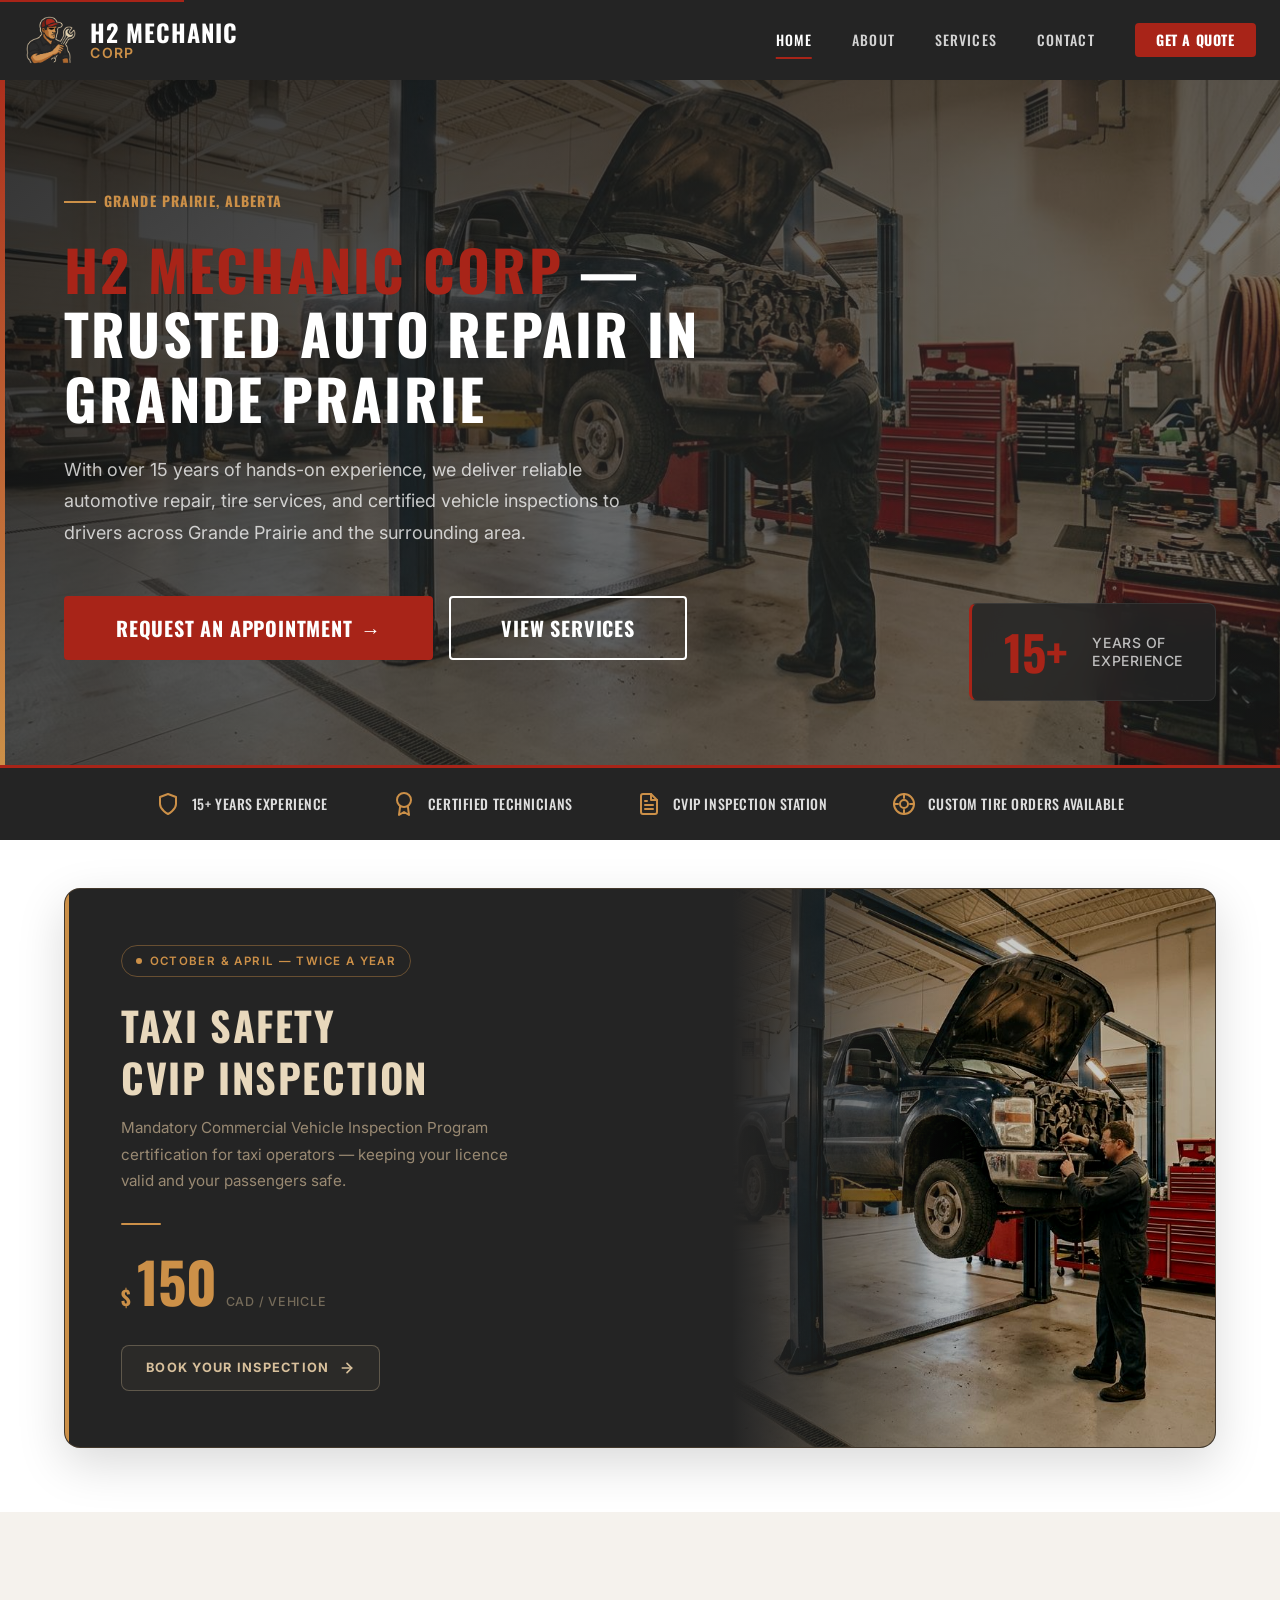
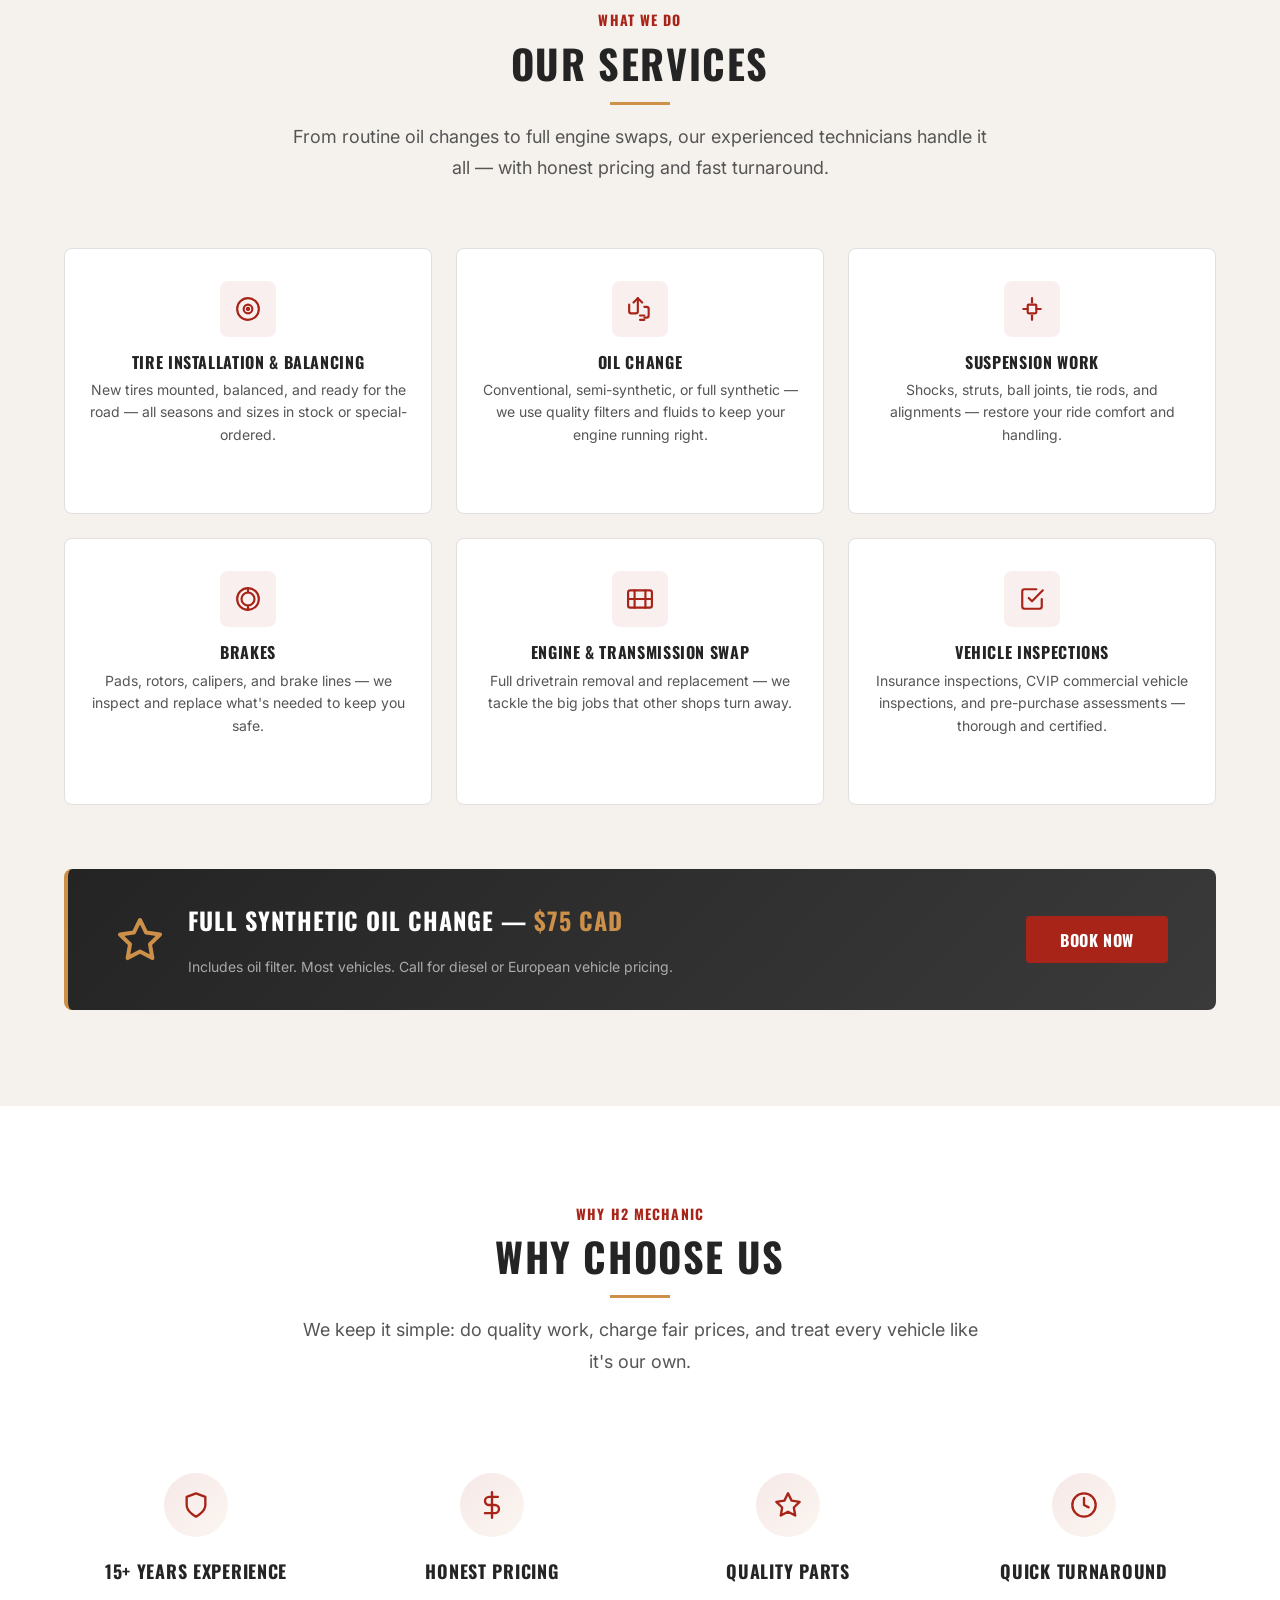
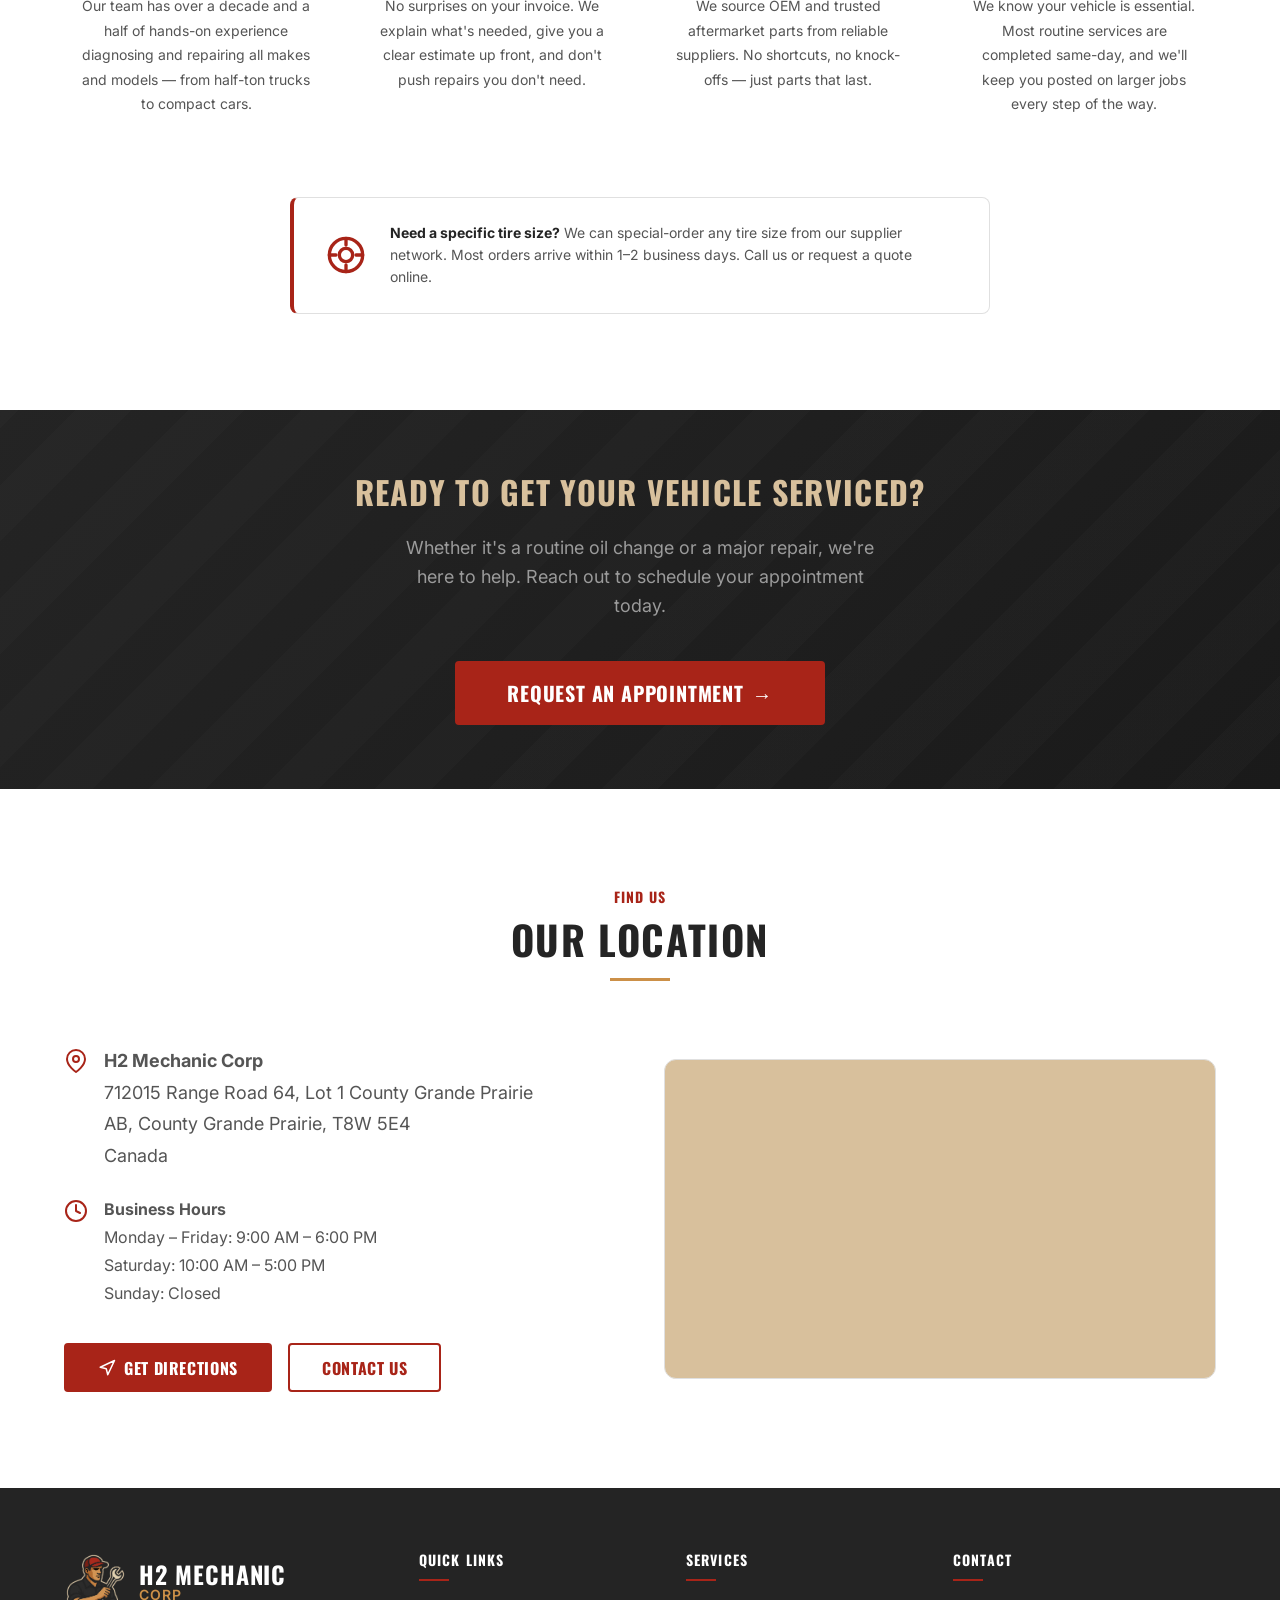
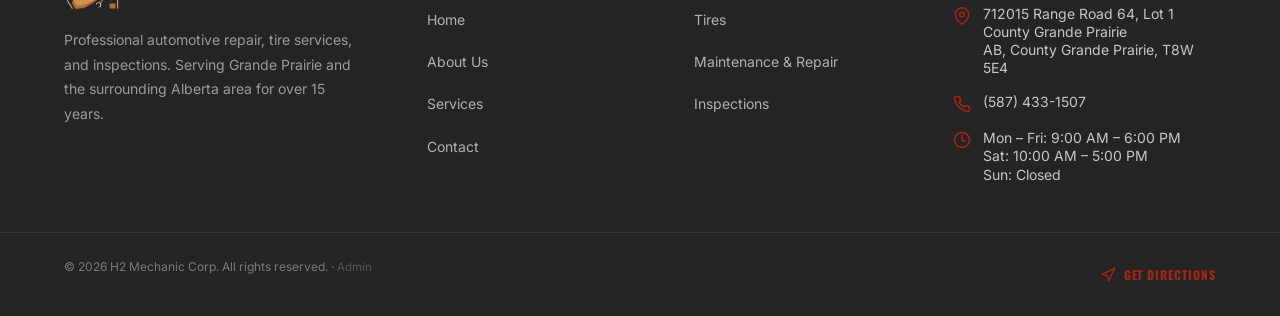
<file: index.html>
<!DOCTYPE html>
<html lang="en">
<head>
  <meta charset="UTF-8">
  <meta name="viewport" content="width=device-width, initial-scale=1.0">
  <title>H2 Mechanic Corp | Auto Repair & Tire Shop in Grande Prairie, AB</title>
  <meta name="description" content="H2 Mechanic Corp provides professional auto repair, tire services, and vehicle inspections in Grande Prairie, Alberta. Trusted local mechanics.">

  <!-- Open Graph -->
  <meta property="og:title" content="H2 Mechanic Corp | Auto Repair & Tire Shop in Grande Prairie, AB">
  <meta property="og:description" content="H2 Mechanic Corp provides professional auto repair, tire services, and vehicle inspections in Grande Prairie, Alberta. Trusted local mechanics.">
  <meta property="og:image" content="https://hennaneihab-svg.github.io/H2-mecanic-corp/assets/images/logo.png">
  <meta property="og:url" content="https://hennaneihab-svg.github.io/H2-mecanic-corp/">
  <meta property="og:type" content="website">

  <!-- Favicon -->
  <link rel="icon" href="assets/images/logo.png" type="image/png">

  <!-- Google Fonts -->
  <link rel="preconnect" href="https://fonts.googleapis.com">
  <link rel="preconnect" href="https://fonts.gstatic.com" crossorigin>
  <link href="https://fonts.googleapis.com/css2?family=Inter:wght@400;500;600;700&family=Oswald:wght@400;500;600;700&display=swap" rel="stylesheet">

  <!-- Styles -->
  <link rel="stylesheet" href="css/main.css">
  <link rel="stylesheet" href="css/pages/home.css">

  <!-- Structured Data -->
  <script type="application/ld+json">
  {
    "@context": "https://schema.org",
    "@type": "AutoRepair",
    "name": "H2 Mechanic Corp",
    "url": "https://hennaneihab-svg.github.io/H2-mecanic-corp/",
    "telephone": "+1-587-433-1507",
    "address": {
      "@type": "PostalAddress",
      "streetAddress": "712015 Range Road 64, Lot 1 County Grande Prairie",
      "addressLocality": "County Grande Prairie",
      "addressRegion": "AB",
      "postalCode": "T8W 5E4",
      "addressCountry": "CA"
    },
    "geo": {
      "@type": "GeoCoordinates",
      "latitude": 55.1486484,
      "longitude": -118.8707658
    },
    "openingHoursSpecification": [
      {
        "@type": "OpeningHoursSpecification",
        "dayOfWeek": ["Monday","Tuesday","Wednesday","Thursday","Friday"],
        "opens": "09:00",
        "closes": "18:00"
      },
      {
        "@type": "OpeningHoursSpecification",
        "dayOfWeek": "Saturday",
        "opens": "10:00",
        "closes": "17:00"
      }
    ],
    "priceRange": "$$"
  }
  </script>
</head>
<body>
  <a href="#main-content" class="skip-link">Skip to main content</a>
  <div class="page-wrapper">

    <!-- ═══════════════════════════════════════════════════════════════════
         NAVIGATION
         ═══════════════════════════════════════════════════════════════════ -->
    <header class="nav" id="main-nav" role="banner">
      <div class="nav__inner">

        <!-- Logo -->
        <a href="index.html" class="nav__logo" aria-label="H2 Mechanic Corp — Home">
          <img src="assets/images/logo.png" alt="H2 Mechanic Corp logo" class="nav__logo-img">
          <span class="nav__logo-text">
            <span class="nav__logo-name">H2 Mechanic</span>
            <span class="nav__logo-tagline">Corp</span>
          </span>
        </a>

        <!-- Mobile Toggle -->
        <button class="nav__toggle" id="nav-toggle" aria-label="Open menu" aria-expanded="false" aria-controls="nav-menu">
          <span class="nav__toggle-bar"></span>
          <span class="nav__toggle-bar"></span>
          <span class="nav__toggle-bar"></span>
        </button>

        <!-- Menu -->
        <nav class="nav__menu" id="nav-menu" role="navigation" aria-label="Main navigation">
          <a href="index.html" class="nav__link nav__link--active">Home</a>
          <a href="about.html" class="nav__link">About</a>
          <a href="services.html" class="nav__link">Services</a>
          <a href="contact.html" class="nav__link">Contact</a>
          <span class="nav__cta">
            <a href="contact.html#quote" class="btn btn--primary btn--sm">Get a Quote</a>
          </span>
        </nav>

      </div>
      <!-- Mobile Overlay -->
      <div class="nav__overlay" id="nav-overlay" aria-hidden="true"></div>
    </header>


    <!-- ═══════════════════════════════════════════════════════════════════
         MAIN CONTENT
         ═══════════════════════════════════════════════════════════════════ -->
    <main id="main-content">

      <!-- ─────────────────────────────────────────────────────────────────
           1. HERO
           ───────────────────────────────────────────────────────────────── -->
      <section class="hero" id="hero">
        <div class="hero__bg">
          <img src="assets/images/hero-garage.jpg"
               alt="Inside the H2 Mechanic Corp garage — a technician working on a vehicle"
               loading="eager">
        </div>
        <div class="hero__overlay" aria-hidden="true"></div>

        <div class="container">
          <div class="hero__content">
            <p class="hero__label">
              <span class="hero__label-line" aria-hidden="true"></span>
              Grande Prairie, Alberta
            </p>
            <h1 class="hero__title">
              <span>H2 Mechanic Corp</span> — Trusted Auto Repair in Grande Prairie
            </h1>
            <p class="hero__subtitle">
              With over 15 years of hands-on experience, we deliver reliable automotive repair, tire services, and certified vehicle inspections to drivers across Grande Prairie and the surrounding area.
            </p>
            <div class="hero__actions">
              <a href="contact.html" class="btn btn--primary btn--lg">
                Request an Appointment
                <span class="btn__icon" aria-hidden="true">→</span>
              </a>
              <a href="services.html" class="btn btn--outline-white btn--lg">
                View Services
              </a>
            </div>
          </div>

          <!-- Floating badge -->
          <div class="hero__badge" aria-label="15 plus years of experience">
            <span class="hero__badge-number">15+</span>
            <span class="hero__badge-text">Years of<br>Experience</span>
          </div>
        </div>
      </section>


      <!-- ─────────────────────────────────────────────────────────────────
           2. TRUST BAR
           ───────────────────────────────────────────────────────────────── -->
      <div class="trust-bar" aria-label="Trust indicators">
        <div class="container">
          <div class="trust-bar__grid">
            <!-- 15+ Years -->
            <div class="trust-bar__item">
              <svg class="trust-bar__icon" viewBox="0 0 24 24" fill="none" stroke="currentColor" stroke-width="2" stroke-linecap="round" stroke-linejoin="round" aria-hidden="true">
                <path d="M12 22s8-4 8-10V5l-8-3-8 3v7c0 6 8 10 8 10z"></path>
              </svg>
              <span class="trust-bar__text">15+ Years Experience</span>
            </div>
            <!-- Certified -->
            <div class="trust-bar__item">
              <svg class="trust-bar__icon" viewBox="0 0 24 24" fill="none" stroke="currentColor" stroke-width="2" stroke-linecap="round" stroke-linejoin="round" aria-hidden="true">
                <circle cx="12" cy="8" r="7"></circle>
                <polyline points="8.21 13.89 7 23 12 20 17 23 15.79 13.88"></polyline>
              </svg>
              <span class="trust-bar__text">Certified Technicians</span>
            </div>
            <!-- CVIP -->
            <div class="trust-bar__item">
              <svg class="trust-bar__icon" viewBox="0 0 24 24" fill="none" stroke="currentColor" stroke-width="2" stroke-linecap="round" stroke-linejoin="round" aria-hidden="true">
                <path d="M14 2H6a2 2 0 0 0-2 2v16a2 2 0 0 0 2 2h12a2 2 0 0 0 2-2V8z"></path>
                <polyline points="14 2 14 8 20 8"></polyline>
                <line x1="16" y1="13" x2="8" y2="13"></line>
                <line x1="16" y1="17" x2="8" y2="17"></line>
                <polyline points="10 9 9 9 8 9"></polyline>
              </svg>
              <span class="trust-bar__text">CVIP Inspection Station</span>
            </div>
            <!-- Tires -->
            <div class="trust-bar__item">
              <svg class="trust-bar__icon" viewBox="0 0 24 24" fill="none" stroke="currentColor" stroke-width="2" stroke-linecap="round" stroke-linejoin="round" aria-hidden="true">
                <circle cx="12" cy="12" r="10"></circle>
                <circle cx="12" cy="12" r="4"></circle>
                <line x1="12" y1="2" x2="12" y2="6"></line>
                <line x1="12" y1="18" x2="12" y2="22"></line>
                <line x1="2" y1="12" x2="6" y2="12"></line>
                <line x1="18" y1="12" x2="22" y2="12"></line>
              </svg>
              <span class="trust-bar__text">Custom Tire Orders Available</span>
            </div>
          </div>
        </div>
      </div>

      <!-- ─────────────────────────────────────────────────────────────────
           PROMO BANNER: TAXI CVIP
           ───────────────────────────────────────────────────────────────── -->
      <section class="section" aria-labelledby="cvip-promo-title" style="padding: 3rem 0 4rem;">
        <div class="container">
          <style>
            .cvip-promo {
              display: flex;
              flex-direction: column;
              background: var(--color-charcoal);
              border-radius: var(--radius-xl);
              overflow: hidden;
              box-shadow: var(--shadow-xl);
              border: 1px solid rgba(204, 144, 72, 0.18);
              position: relative;
            }
            .cvip-promo::before {
              content: '';
              display: none;
              position: absolute;
              top: 0; left: 0;
              width: 4px; height: 100%;
              background: var(--color-tan);
              border-radius: var(--radius-xl) 0 0 var(--radius-xl);
            }
            .cvip-promo__content {
              padding: 2.5rem 2rem;
              display: flex;
              flex-direction: column;
              justify-content: center;
            }
            .cvip-promo__chip {
              display: inline-flex;
              align-items: center;
              gap: 0.45rem;
              color: var(--color-tan);
              font-family: var(--font-body);
              font-size: 0.72rem;
              font-weight: 600;
              letter-spacing: 0.12em;
              text-transform: uppercase;
              border: 1px solid rgba(204, 144, 72, 0.4);
              border-radius: var(--radius-full);
              padding: 0.35rem 0.9rem;
              margin-bottom: 1.4rem;
              width: fit-content;
            }
            .cvip-promo__chip-dot {
              width: 6px; height: 6px;
              border-radius: 50%;
              background: var(--color-tan);
              animation: cvip-pulse 2s ease-in-out infinite;
            }
            @keyframes cvip-pulse {
              0%, 100% { opacity: 1; transform: scale(1); }
              50% { opacity: 0.4; transform: scale(0.7); }
            }
            .cvip-promo__title {
              font-family: var(--font-heading);
              font-size: clamp(1.8rem, 4vw, 2.5rem);
              font-weight: 700;
              color: var(--color-cream-light);
              line-height: var(--lh-snug);
              letter-spacing: var(--ls-wide);
              text-transform: uppercase;
              margin: 0 0 0.75rem;
            }
            .cvip-promo__desc {
              font-family: var(--font-body);
              font-size: 0.95rem;
              color: rgba(216, 192, 156, 0.65);
              line-height: var(--lh-relaxed);
              margin: 0 0 1.75rem;
              max-width: 420px;
            }
            .cvip-promo__divider {
              width: 40px; height: 2px;
              background: var(--color-tan);
              border: none;
              margin: 0 0 1.75rem;
              border-radius: 2px;
            }
            .cvip-promo__price-block {
              display: flex;
              align-items: baseline;
              gap: 0.4rem;
              margin-bottom: 2rem;
            }
            .cvip-promo__currency {
              font-family: var(--font-heading);
              font-size: 1.25rem;
              font-weight: 700;
              color: var(--color-tan);
            }
            .cvip-promo__amount {
              font-family: var(--font-heading);
              font-size: clamp(2.5rem, 6vw, 3.5rem);
              font-weight: 700;
              color: var(--color-tan);
              line-height: 1;
              letter-spacing: -0.02em;
            }
            .cvip-promo__unit {
              font-family: var(--font-body);
              font-size: 0.78rem;
              color: rgba(216, 192, 156, 0.45);
              font-weight: 500;
              letter-spacing: 0.06em;
              text-transform: uppercase;
              padding-left: 0.2rem;
            }
            .cvip-promo__cta {
              display: inline-flex;
              align-items: center;
              gap: 0.6rem;
              font-family: var(--font-body);
              font-size: 0.8rem;
              font-weight: 700;
              letter-spacing: 0.1em;
              text-transform: uppercase;
              color: var(--color-cream);
              border: 1.5px solid rgba(216, 192, 156, 0.3);
              border-radius: var(--radius-md);
              padding: 0.75rem 1.5rem;
              text-decoration: none;
              transition: var(--transition-all);
              width: fit-content;
              background: rgba(216, 192, 156, 0.04);
            }
            .cvip-promo__cta:hover {
              background: var(--color-tan);
              border-color: var(--color-tan);
              color: var(--color-black);
              transform: translateY(-1px);
              box-shadow: 0 6px 20px rgba(204, 144, 72, 0.3);
            }
            .cvip-promo__cta svg {
              transition: transform var(--duration-normal) var(--ease-out);
            }
            .cvip-promo__cta:hover svg {
              transform: translateX(4px);
            }
            .cvip-promo__img {
              width: 100%; height: 240px;
              position: relative; overflow: hidden;
              flex-shrink: 0;
            }
            .cvip-promo__img img {
              width: 100%; height: 100%;
              object-fit: cover; object-position: center 30%;
              display: block;
              filter: brightness(0.78) contrast(1.05);
            }
            .cvip-promo__img::after {
              content: '';
              position: absolute; inset: 0;
              background: linear-gradient(to top, var(--color-charcoal) 0%, rgba(36, 36, 36, 0) 55%);
            }
            @media (min-width: 768px) {
              .cvip-promo { flex-direction: row; }
              .cvip-promo::before { display: block; }
              .cvip-promo__content { width: 58%; padding: 3.5rem 3rem 3.5rem 3.5rem; }
              .cvip-promo__img { width: 42%; height: auto; }
              .cvip-promo__img::after {
                background: linear-gradient(to right, var(--color-charcoal) 0%, rgba(36, 36, 36, 0) 50%);
              }
            }
          </style>
          <div class="cvip-promo">
            <div class="cvip-promo__content">
              <div class="cvip-promo__chip">
                <span class="cvip-promo__chip-dot" aria-hidden="true"></span>
                October &amp; April &mdash; Twice a Year
              </div>
              <h2 class="cvip-promo__title" id="cvip-promo-title">Taxi Safety<br>CVIP Inspection</h2>
              <p class="cvip-promo__desc">Mandatory Commercial Vehicle Inspection Program certification for taxi operators &mdash; keeping your licence valid and your passengers safe.</p>
              <hr class="cvip-promo__divider" aria-hidden="true">
              <div class="cvip-promo__price-block">
                <span class="cvip-promo__currency">$</span>
                <span class="cvip-promo__amount">150</span>
                <span class="cvip-promo__unit">CAD / vehicle</span>
              </div>
              <a href="contact.html" class="cvip-promo__cta">
                Book Your Inspection
                <svg width="16" height="16" viewBox="0 0 24 24" fill="none" stroke="currentColor" stroke-width="2.5" stroke-linecap="round" stroke-linejoin="round" aria-hidden="true"><line x1="5" y1="12" x2="19" y2="12"/><polyline points="12 5 19 12 12 19"/></svg>
              </a>
            </div>
            <div class="cvip-promo__img">
              <img src="assets/images/hero-garage.jpg" alt="Technician performing a CVIP vehicle inspection in the H2 Mechanic Corp garage" loading="lazy">
            </div>
          </div>
        </div>
      </section>

      <!-- ─────────────────────────────────────────────────────────────────
           3. SERVICES PREVIEW
           ───────────────────────────────────────────────────────────────── -->
      <section class="section section--offwhite" id="services-preview">
        <div class="container">

          <div class="section-header">
            <span class="section-header__label">What We Do</span>
            <h2 class="section-header__title">Our Services</h2>
            <hr class="section-header__divider">
            <p class="section-header__desc">
              From routine oil changes to full engine swaps, our experienced technicians handle it all — with honest pricing and fast turnaround.
            </p>
          </div>

          <div class="services-preview__grid">

            <!-- Tire Installation & Balancing -->
            <a href="services.html#tires" class="service-card">
              <div class="service-card__icon">
                <svg viewBox="0 0 24 24" fill="none" stroke="currentColor" stroke-width="2" stroke-linecap="round" stroke-linejoin="round" aria-hidden="true">
                  <circle cx="12" cy="12" r="10"></circle>
                  <circle cx="12" cy="12" r="4"></circle>
                  <circle cx="12" cy="12" r="1"></circle>
                </svg>
              </div>
              <h3 class="service-card__title">Tire Installation & Balancing</h3>
              <p class="service-card__desc">New tires mounted, balanced, and ready for the road — all seasons and sizes in stock or special-ordered.</p>
              <span class="service-card__arrow" aria-hidden="true">Learn More →</span>
            </a>

            <!-- Oil Change -->
            <a href="services.html#maintenance" class="service-card">
              <div class="service-card__icon">
                <svg viewBox="0 0 24 24" fill="none" stroke="currentColor" stroke-width="2" stroke-linecap="round" stroke-linejoin="round" aria-hidden="true">
                  <path d="M6 6l4-4 4 4"></path>
                  <path d="M10 2v12a2 2 0 0 1-2 2H4a2 2 0 0 1-2-2V8"></path>
                  <path d="M16 10h2a2 2 0 0 1 2 2v6a2 2 0 0 1-2 2h-2"></path>
                  <path d="M12 18h4"></path>
                  <path d="M12 22h4"></path>
                </svg>
              </div>
              <h3 class="service-card__title">Oil Change</h3>
              <p class="service-card__desc">Conventional, semi-synthetic, or full synthetic — we use quality filters and fluids to keep your engine running right.</p>
              <span class="service-card__arrow" aria-hidden="true">Learn More →</span>
            </a>

            <!-- Suspension Work -->
            <a href="services.html#maintenance" class="service-card">
              <div class="service-card__icon">
                <svg viewBox="0 0 24 24" fill="none" stroke="currentColor" stroke-width="2" stroke-linecap="round" stroke-linejoin="round" aria-hidden="true">
                  <path d="M12 2v4"></path>
                  <path d="M12 18v4"></path>
                  <path d="M4 12h4"></path>
                  <path d="M16 12h4"></path>
                  <rect x="8" y="8" width="8" height="8" rx="1"></rect>
                </svg>
              </div>
              <h3 class="service-card__title">Suspension Work</h3>
              <p class="service-card__desc">Shocks, struts, ball joints, tie rods, and alignments — restore your ride comfort and handling.</p>
              <span class="service-card__arrow" aria-hidden="true">Learn More →</span>
            </a>

            <!-- Brakes -->
            <a href="services.html#maintenance" class="service-card">
              <div class="service-card__icon">
                <svg viewBox="0 0 24 24" fill="none" stroke="currentColor" stroke-width="2" stroke-linecap="round" stroke-linejoin="round" aria-hidden="true">
                  <circle cx="12" cy="12" r="10"></circle>
                  <circle cx="12" cy="12" r="6"></circle>
                  <line x1="12" y1="2" x2="12" y2="6"></line>
                  <line x1="12" y1="18" x2="12" y2="22"></line>
                </svg>
              </div>
              <h3 class="service-card__title">Brakes</h3>
              <p class="service-card__desc">Pads, rotors, calipers, and brake lines — we inspect and replace what's needed to keep you safe.</p>
              <span class="service-card__arrow" aria-hidden="true">Learn More →</span>
            </a>

            <!-- Engine & Transmission Swap -->
            <a href="services.html#maintenance" class="service-card">
              <div class="service-card__icon">
                <svg viewBox="0 0 24 24" fill="none" stroke="currentColor" stroke-width="2" stroke-linecap="round" stroke-linejoin="round" aria-hidden="true">
                  <rect x="1" y="4" width="22" height="16" rx="2" ry="2"></rect>
                  <path d="M7 4v16"></path>
                  <path d="M17 4v16"></path>
                  <path d="M1 12h22"></path>
                </svg>
              </div>
              <h3 class="service-card__title">Engine & Transmission Swap</h3>
              <p class="service-card__desc">Full drivetrain removal and replacement — we tackle the big jobs that other shops turn away.</p>
              <span class="service-card__arrow" aria-hidden="true">Learn More →</span>
            </a>

            <!-- Vehicle Inspections -->
            <a href="services.html#inspections" class="service-card">
              <div class="service-card__icon">
                <svg viewBox="0 0 24 24" fill="none" stroke="currentColor" stroke-width="2" stroke-linecap="round" stroke-linejoin="round" aria-hidden="true">
                  <path d="M9 11l3 3L22 4"></path>
                  <path d="M21 12v7a2 2 0 0 1-2 2H5a2 2 0 0 1-2-2V5a2 2 0 0 1 2-2h11"></path>
                </svg>
              </div>
              <h3 class="service-card__title">Vehicle Inspections</h3>
              <p class="service-card__desc">Insurance inspections, CVIP commercial vehicle inspections, and pre-purchase assessments — thorough and certified.</p>
              <span class="service-card__arrow" aria-hidden="true">Learn More →</span>
            </a>

          </div>

          <!-- Callout: Oil Change Special -->
          <div class="services-callout">
            <div class="services-callout__content">
              <svg class="services-callout__icon" viewBox="0 0 24 24" fill="none" stroke="currentColor" stroke-width="2" stroke-linecap="round" stroke-linejoin="round" aria-hidden="true">
                <polygon points="12 2 15.09 8.26 22 9.27 17 14.14 18.18 21.02 12 17.77 5.82 21.02 7 14.14 2 9.27 8.91 8.26 12 2"></polygon>
              </svg>
              <div>
                <p class="services-callout__title">Full Synthetic Oil Change — <span class="services-callout__price">$75 CAD</span></p>
                <p class="services-callout__note">Includes oil filter. Most vehicles. Call for diesel or European vehicle pricing.</p>
              </div>
            </div>
            <a href="contact.html" class="btn btn--primary">Book Now</a>
          </div>

        </div>
      </section>


      <!-- ─────────────────────────────────────────────────────────────────
           4. WHY CHOOSE US
           ───────────────────────────────────────────────────────────────── -->
      <section class="section" id="why-us">
        <div class="container">

          <div class="section-header">
            <span class="section-header__label">Why H2 Mechanic</span>
            <h2 class="section-header__title">Why Choose Us</h2>
            <hr class="section-header__divider">
            <p class="section-header__desc">
              We keep it simple: do quality work, charge fair prices, and treat every vehicle like it's our own.
            </p>
          </div>

          <div class="why-us__grid">

            <!-- Experience -->
            <div class="why-us-card">
              <div class="why-us-card__icon">
                <svg viewBox="0 0 24 24" fill="none" stroke="currentColor" stroke-width="2" stroke-linecap="round" stroke-linejoin="round" aria-hidden="true">
                  <path d="M12 22s8-4 8-10V5l-8-3-8 3v7c0 6 8 10 8 10z"></path>
                </svg>
              </div>
              <h3 class="why-us-card__title">15+ Years Experience</h3>
              <p class="why-us-card__text">Our team has over a decade and a half of hands-on experience diagnosing and repairing all makes and models — from half-ton trucks to compact cars.</p>
            </div>

            <!-- Honest Pricing -->
            <div class="why-us-card">
              <div class="why-us-card__icon">
                <svg viewBox="0 0 24 24" fill="none" stroke="currentColor" stroke-width="2" stroke-linecap="round" stroke-linejoin="round" aria-hidden="true">
                  <line x1="12" y1="1" x2="12" y2="23"></line>
                  <path d="M17 5H9.5a3.5 3.5 0 0 0 0 7h5a3.5 3.5 0 0 1 0 7H6"></path>
                </svg>
              </div>
              <h3 class="why-us-card__title">Honest Pricing</h3>
              <p class="why-us-card__text">No surprises on your invoice. We explain what's needed, give you a clear estimate up front, and don't push repairs you don't need.</p>
            </div>

            <!-- Quality Parts -->
            <div class="why-us-card">
              <div class="why-us-card__icon">
                <svg viewBox="0 0 24 24" fill="none" stroke="currentColor" stroke-width="2" stroke-linecap="round" stroke-linejoin="round" aria-hidden="true">
                  <polygon points="12 2 15.09 8.26 22 9.27 17 14.14 18.18 21.02 12 17.77 5.82 21.02 7 14.14 2 9.27 8.91 8.26 12 2"></polygon>
                </svg>
              </div>
              <h3 class="why-us-card__title">Quality Parts</h3>
              <p class="why-us-card__text">We source OEM and trusted aftermarket parts from reliable suppliers. No shortcuts, no knock-offs — just parts that last.</p>
            </div>

            <!-- Quick Turnaround -->
            <div class="why-us-card">
              <div class="why-us-card__icon">
                <svg viewBox="0 0 24 24" fill="none" stroke="currentColor" stroke-width="2" stroke-linecap="round" stroke-linejoin="round" aria-hidden="true">
                  <circle cx="12" cy="12" r="10"></circle>
                  <polyline points="12 6 12 12 16 14"></polyline>
                </svg>
              </div>
              <h3 class="why-us-card__title">Quick Turnaround</h3>
              <p class="why-us-card__text">We know your vehicle is essential. Most routine services are completed same-day, and we'll keep you posted on larger jobs every step of the way.</p>
            </div>

          </div>

          <!-- Tire order note -->
          <div class="why-us__note">
            <svg class="why-us__note-icon" viewBox="0 0 24 24" fill="none" stroke="currentColor" stroke-width="2" stroke-linecap="round" stroke-linejoin="round" aria-hidden="true">
              <circle cx="12" cy="12" r="10"></circle>
              <circle cx="12" cy="12" r="4"></circle>
              <line x1="12" y1="2" x2="12" y2="6"></line>
              <line x1="12" y1="18" x2="12" y2="22"></line>
              <line x1="2" y1="12" x2="6" y2="12"></line>
              <line x1="18" y1="12" x2="22" y2="12"></line>
            </svg>
            <p class="why-us__note-text">
              <strong>Need a specific tire size?</strong> We can special-order any tire size from our supplier network. Most orders arrive within 1–2 business days. Call us or request a quote online.
            </p>
          </div>

        </div>
      </section>


      <!-- ─────────────────────────────────────────────────────────────────
           5. CTA BANNER
           ───────────────────────────────────────────────────────────────── -->
      <section class="cta-banner" id="cta-banner">
        <div class="container">
          <div class="cta-banner__inner">
            <h2 class="cta-banner__title">Ready to Get Your Vehicle Serviced?</h2>
            <p class="cta-banner__subtitle">
              Whether it's a routine oil change or a major repair, we're here to help. Reach out to schedule your appointment today.
            </p>
            <a href="contact.html" class="btn btn--primary btn--lg">
              Request an Appointment
              <span class="btn__icon" aria-hidden="true">→</span>
            </a>
          </div>
        </div>
      </section>


      <!-- ─────────────────────────────────────────────────────────────────
           6. LOCATION TEASER
           ───────────────────────────────────────────────────────────────── -->
      <section class="section" id="location">
        <div class="container">

          <div class="section-header">
            <span class="section-header__label">Find Us</span>
            <h2 class="section-header__title">Our Location</h2>
            <hr class="section-header__divider">
          </div>

          <div class="location__grid">

            <div class="location__info">
              <div class="location__address">
                <svg class="location__address-icon" viewBox="0 0 24 24" fill="none" stroke="currentColor" stroke-width="2" stroke-linecap="round" stroke-linejoin="round" aria-hidden="true">
                  <path d="M21 10c0 7-9 13-9 13s-9-6-9-13a9 9 0 0 1 18 0z"></path>
                  <circle cx="12" cy="10" r="3"></circle>
                </svg>
                <div>
                  <strong>H2 Mechanic Corp</strong><br>
                  712015 Range Road 64, Lot 1 County Grande Prairie<br>
                  AB, County Grande Prairie, T8W 5E4<br>
                  Canada
                </div>
              </div>

              <div class="location__hours">
                <svg class="location__hours-icon" viewBox="0 0 24 24" fill="none" stroke="currentColor" stroke-width="2" stroke-linecap="round" stroke-linejoin="round" aria-hidden="true">
                  <circle cx="12" cy="12" r="10"></circle>
                  <polyline points="12 6 12 12 16 14"></polyline>
                </svg>
                <div>
                  <strong>Business Hours</strong><br>
                  Monday – Friday: 9:00 AM – 6:00 PM<br>
                  Saturday: 10:00 AM – 5:00 PM<br>
                  Sunday: Closed
                </div>
              </div>

              <div class="location__actions">
                <a href="https://www.google.com/maps/dir/?api=1&destination=55.1486484,-118.8707658" class="btn btn--primary" target="_blank" rel="noopener noreferrer">
                  <svg viewBox="0 0 24 24" width="18" height="18" fill="none" stroke="currentColor" stroke-width="2" stroke-linecap="round" stroke-linejoin="round" aria-hidden="true">
                    <polygon points="3 11 22 2 13 21 11 13 3 11"></polygon>
                  </svg>
                  Get Directions
                </a>
                <a href="contact.html" class="btn btn--outline">Contact Us</a>
              </div>
            </div>

            <div class="location__map" aria-label="Map showing the location of H2 Mechanic Corp">
              <iframe
                src="https://www.google.com/maps?q=55.1486484,-118.8707658&z=15&output=embed"
                width="100%"
                height="100%"
                style="border:0;"
                allowfullscreen=""
                loading="lazy"
                referrerpolicy="no-referrer-when-downgrade">
              </iframe>
            </div>

          </div>

        </div>
      </section>

    </main>


    <!-- ═══════════════════════════════════════════════════════════════════
         FOOTER
         ═══════════════════════════════════════════════════════════════════ -->
    <footer class="footer" role="contentinfo">

      <!-- Top -->
      <div class="footer__top">
        <div class="container">
          <div class="footer__grid">

            <!-- Brand -->
            <div class="footer__brand">
              <a href="index.html" class="footer__logo" aria-label="H2 Mechanic Corp — Home">
                <img src="assets/images/logo.png" alt="H2 Mechanic Corp logo" class="footer__logo-img" loading="lazy">
                <span class="footer__logo-text">
                  <span class="footer__logo-name">H2 Mechanic</span>
                  <span class="footer__logo-tagline">Corp</span>
                </span>
              </a>
              <p class="footer__tagline">Professional automotive repair, tire services, and inspections. Serving Grande Prairie and the surrounding Alberta area for over 15 years.</p>
            </div>

            <!-- Quick Links -->
            <div>
              <h3 class="footer__heading">Quick Links</h3>
              <ul class="footer__links">
                <li><a href="index.html" class="footer__link"><span class="footer__link-arrow">→</span> Home</a></li>
                <li><a href="about.html" class="footer__link"><span class="footer__link-arrow">→</span> About Us</a></li>
                <li><a href="services.html" class="footer__link"><span class="footer__link-arrow">→</span> Services</a></li>
                <li><a href="contact.html" class="footer__link"><span class="footer__link-arrow">→</span> Contact</a></li>
              </ul>
            </div>

            <!-- Services -->
            <div>
              <h3 class="footer__heading">Services</h3>
              <ul class="footer__links">
                <li><a href="services.html#tires" class="footer__link"><span class="footer__link-arrow">→</span> Tires</a></li>
                <li><a href="services.html#maintenance" class="footer__link"><span class="footer__link-arrow">→</span> Maintenance & Repair</a></li>
                <li><a href="services.html#inspections" class="footer__link"><span class="footer__link-arrow">→</span> Inspections</a></li>
              </ul>
            </div>

            <!-- Contact Info -->
            <div>
              <h3 class="footer__heading">Contact</h3>
              <ul class="footer__contact-list">
                <li class="footer__contact-item">
                  <svg class="footer__contact-icon" viewBox="0 0 24 24" fill="none" stroke="currentColor" stroke-width="2" stroke-linecap="round" stroke-linejoin="round" aria-hidden="true">
                    <path d="M21 10c0 7-9 13-9 13s-9-6-9-13a9 9 0 0 1 18 0z"></path>
                    <circle cx="12" cy="10" r="3"></circle>
                  </svg>
                  <span class="footer__contact-text">
                    712015 Range Road 64, Lot 1 County Grande Prairie<br>
                    AB, County Grande Prairie, T8W 5E4
                  </span>
                </li>
                <li class="footer__contact-item">
                  <svg class="footer__contact-icon" viewBox="0 0 24 24" fill="none" stroke="currentColor" stroke-width="2" stroke-linecap="round" stroke-linejoin="round" aria-hidden="true">
                    <path d="M22 16.92v3a2 2 0 0 1-2.18 2 19.79 19.79 0 0 1-8.63-3.07 19.5 19.5 0 0 1-6-6 19.79 19.79 0 0 1-3.07-8.67A2 2 0 0 1 4.11 2h3a2 2 0 0 1 2 1.72c.127.96.361 1.903.7 2.81a2 2 0 0 1-.45 2.11L8.09 9.91a16 16 0 0 0 6 6l1.27-1.27a2 2 0 0 1 2.11-.45c.907.339 1.85.573 2.81.7A2 2 0 0 1 22 16.92z"></path>
                  </svg>
                  <span class="footer__contact-text">
                    <a href="tel:+15874331507">(587) 433-1507</a>
                  </span>
                </li>
                <li class="footer__contact-item">
                  <svg class="footer__contact-icon" viewBox="0 0 24 24" fill="none" stroke="currentColor" stroke-width="2" stroke-linecap="round" stroke-linejoin="round" aria-hidden="true">
                    <circle cx="12" cy="12" r="10"></circle>
                    <polyline points="12 6 12 12 16 14"></polyline>
                  </svg>
                  <span class="footer__contact-text">
                    Mon – Fri: 9:00 AM – 6:00 PM<br>
                    Sat: 10:00 AM – 5:00 PM<br>
                    Sun: Closed
                  </span>
                </li>
              </ul>
            </div>

          </div>
        </div>
      </div>

      <!-- Bottom Bar -->
      <div class="container">
        <div class="footer__bottom">
          <p class="footer__copyright">&copy; 2026 H2 Mechanic Corp. All rights reserved. · <a href="admin.html" style="color:rgba(242,237,228,0.25);font-size:0.72rem;text-decoration:none;transition:color 0.2s;" onmouseover="this.style.color='rgba(204,144,72,0.7)'" onmouseout="this.style.color='rgba(242,237,228,0.25)'">Admin</a></p>
          <a href="https://www.google.com/maps/dir/?api=1&destination=55.1486484,-118.8707658" class="footer__directions" target="_blank" rel="noopener noreferrer">
            <svg viewBox="0 0 24 24" fill="none" stroke="currentColor" stroke-width="2" stroke-linecap="round" stroke-linejoin="round" aria-hidden="true">
              <polygon points="3 11 22 2 13 21 11 13 3 11"></polygon>
            </svg>
            Get Directions
          </a>
        </div>
      </div>

    </footer>

  </div>

  <!-- Scripts -->
  <script src="js/main.js"></script>
</body>
</html>
</file>
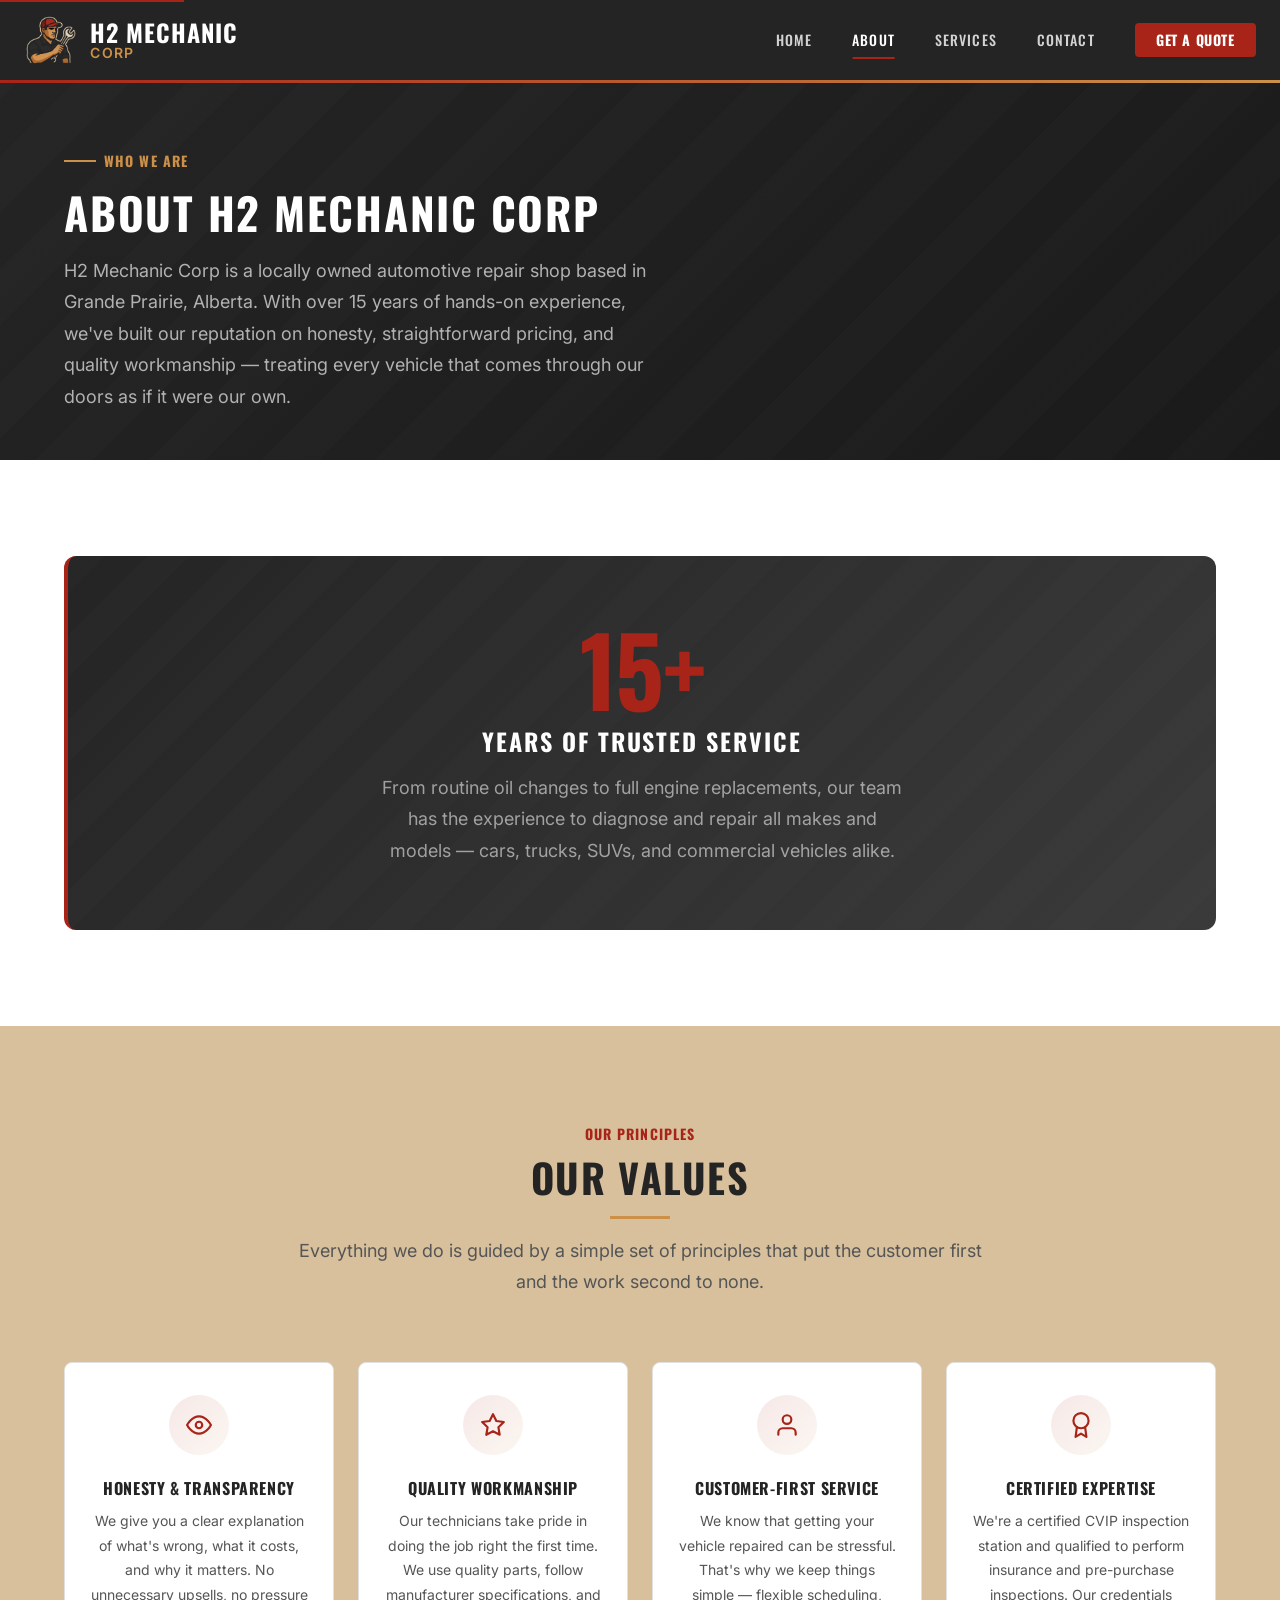
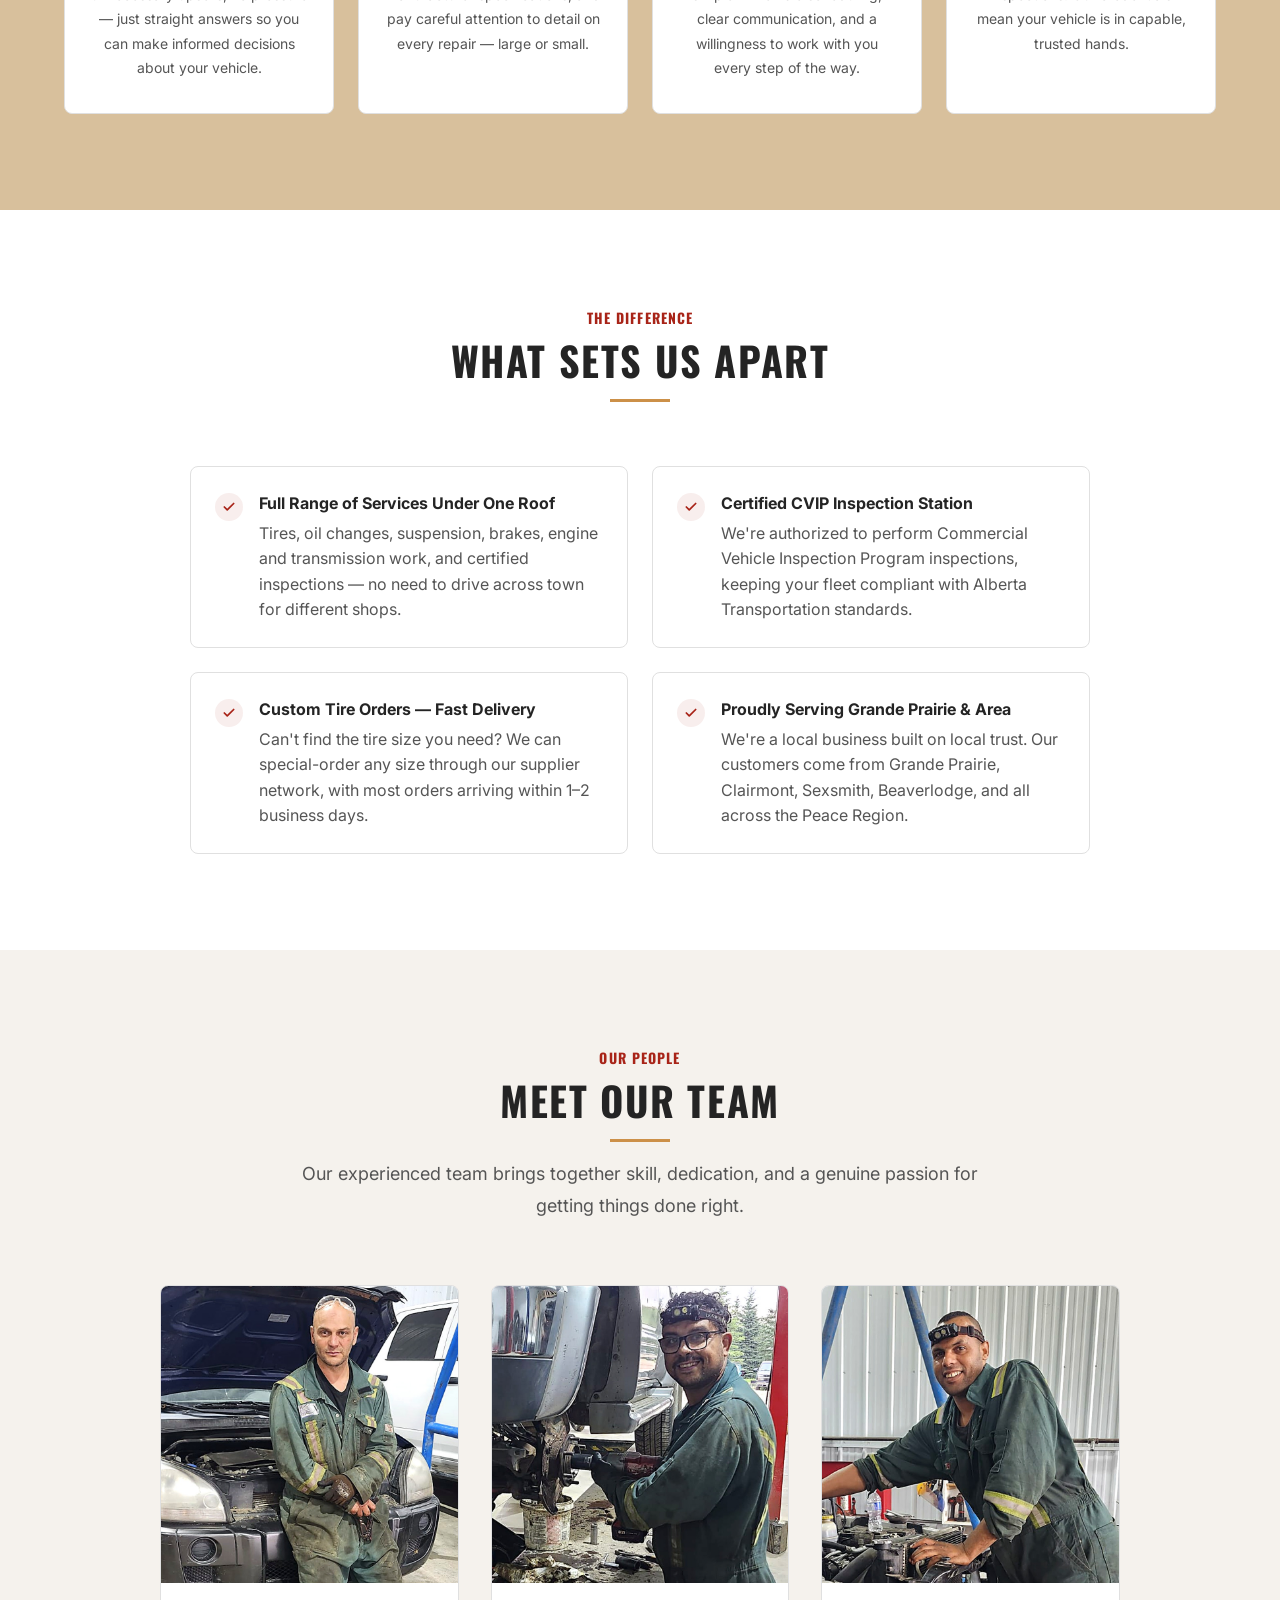
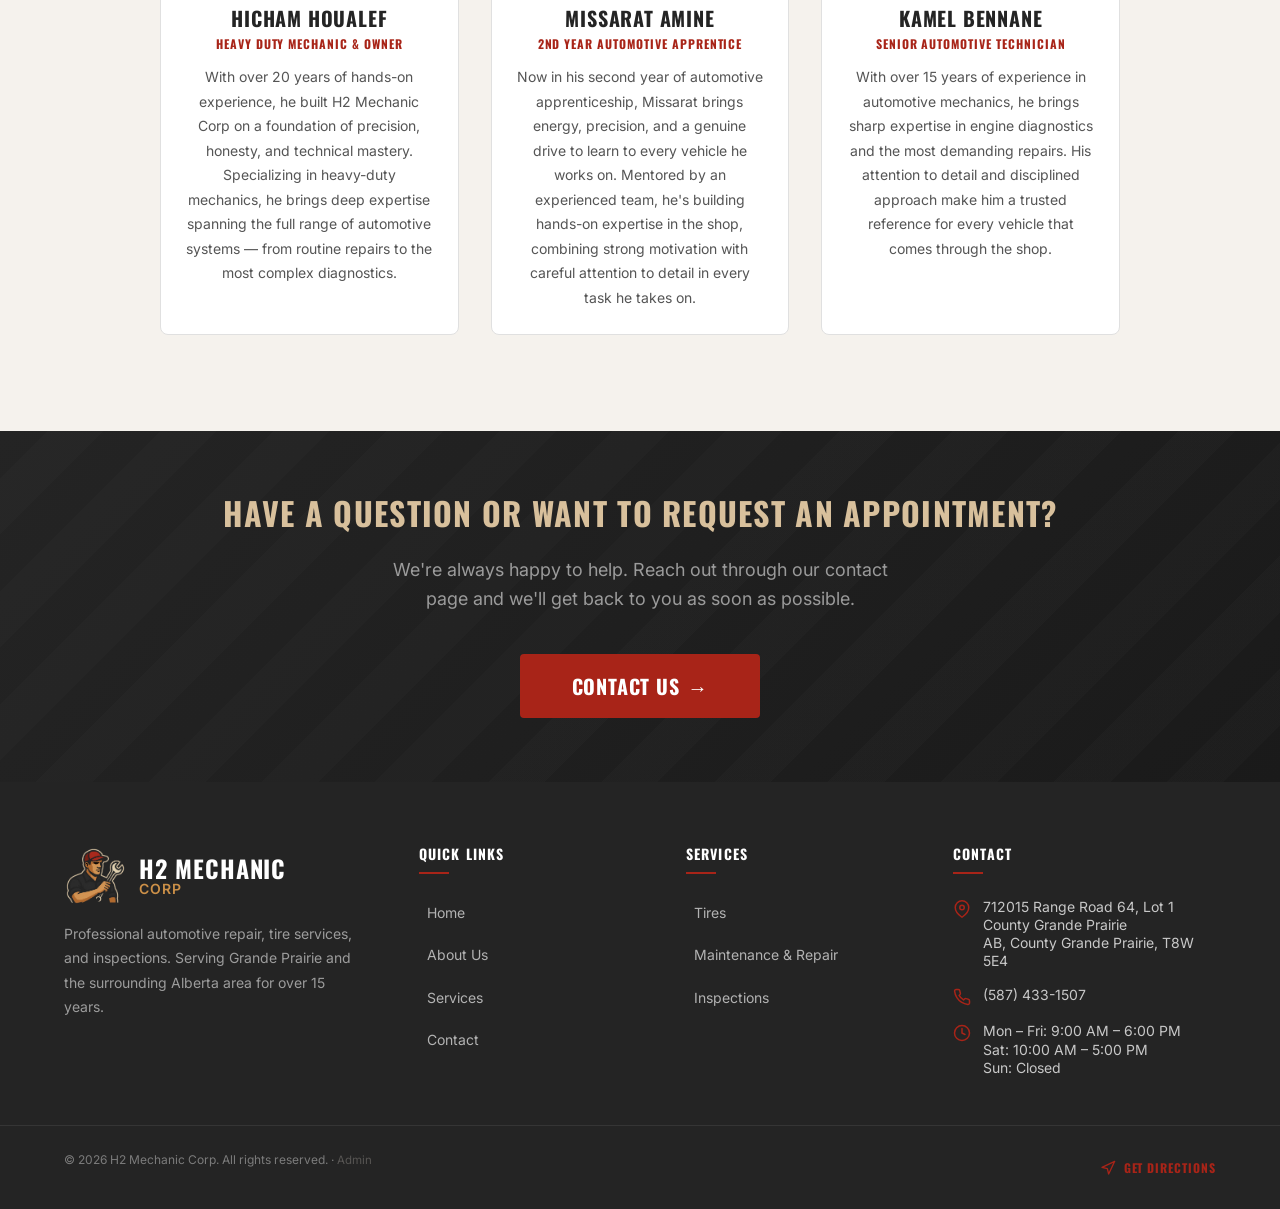
<file: about.html>
<!DOCTYPE html>
<html lang="en">
<head>
  <meta charset="UTF-8">
  <meta name="viewport" content="width=device-width, initial-scale=1.0">
  <title>About Us | H2 Mechanic Corp</title>
  <meta name="description" content="Learn about H2 Mechanic Corp — over 15 years of trusted automotive repair experience serving Grande Prairie and the surrounding Alberta area.">

  <!-- Open Graph -->
  <meta property="og:title" content="About Us | H2 Mechanic Corp">
  <meta property="og:description" content="Learn about H2 Mechanic Corp — over 15 years of trusted automotive repair experience serving Grande Prairie and the surrounding Alberta area.">
  <meta property="og:image" content="https://hennaneihab-svg.github.io/H2-mecanic-corp/assets/images/logo.png">
  <meta property="og:url" content="https://hennaneihab-svg.github.io/H2-mecanic-corp/about.html">
  <meta property="og:type" content="website">

  <!-- Favicon -->
  <link rel="icon" href="assets/images/logo.png" type="image/png">

  <!-- Google Fonts -->
  <link rel="preconnect" href="https://fonts.googleapis.com">
  <link rel="preconnect" href="https://fonts.gstatic.com" crossorigin>
  <link href="https://fonts.googleapis.com/css2?family=Inter:wght@400;500;600;700&family=Oswald:wght@400;500;600;700&display=swap" rel="stylesheet">

  <!-- Styles -->
  <link rel="stylesheet" href="css/main.css">
  <link rel="stylesheet" href="css/pages/about.css">
</head>
<body>
  <a href="#main-content" class="skip-link">Skip to main content</a>
  <div class="page-wrapper">

    <!-- ════════════════════════════════════════════════════════════════════════════════════════════════════
         NAVIGATION
         ════════════════════════════════════════════════════════════════════════════════════════════════════ -->
    <header class="nav" id="main-nav" role="banner">
      <div class="nav__inner">
        <a href="index.html" class="nav__logo" aria-label="H2 Mechanic Corp — Home">
          <img src="assets/images/logo.png" alt="H2 Mechanic Corp logo" class="nav__logo-img">
          <span class="nav__logo-text">
            <span class="nav__logo-name">H2 Mechanic</span>
            <span class="nav__logo-tagline">Corp</span>
          </span>
        </a>
        <button class="nav__toggle" id="nav-toggle" aria-label="Open menu" aria-expanded="false" aria-controls="nav-menu">
          <span class="nav__toggle-bar"></span>
          <span class="nav__toggle-bar"></span>
          <span class="nav__toggle-bar"></span>
        </button>
        <nav class="nav__menu" id="nav-menu" role="navigation" aria-label="Main navigation">
          <a href="index.html" class="nav__link">Home</a>
          <a href="about.html" class="nav__link nav__link--active">About</a>
          <a href="services.html" class="nav__link">Services</a>
          <a href="contact.html" class="nav__link">Contact</a>
          <span class="nav__cta">
            <a href="contact.html#quote" class="btn btn--primary btn--sm">Get a Quote</a>
          </span>
        </nav>
      </div>
      <div class="nav__overlay" id="nav-overlay" aria-hidden="true"></div>
    </header>


    <!-- ════════════════════════════════════════════════════════════════════════════════════════════════════
         MAIN CONTENT
         ════════════════════════════════════════════════════════════════════════════════════════════════════ -->
    <main id="main-content">

      <!-- ─────────────────────────────────────────────────────────────────────────────────────────────────
           1. PAGE HERO / INTRO
           ───────────────────────────────────────────────────────────────────────────────────────────────── -->
      <section class="page-hero">
        <div class="container">
          <div class="page-hero__inner">
            <p class="page-hero__label">
              <span class="page-hero__label-line" aria-hidden="true"></span>
              Who We Are
            </p>
            <h1 class="page-hero__title">About H2 Mechanic Corp</h1>
            <p class="page-hero__desc">
              H2 Mechanic Corp is a locally owned automotive repair shop based in Grande Prairie, Alberta. With over 15 years of hands-on experience, we've built our reputation on honesty, straightforward pricing, and quality workmanship — treating every vehicle that comes through our doors as if it were our own.
            </p>
          </div>
        </div>
      </section>


      <!-- ─────────────────────────────────────────────────────────────────────────────────────────────────
           2. EXPERIENCE HIGHLIGHT
           ───────────────────────────────────────────────────────────────────────────────────────────────── -->
      <section class="section">
        <div class="container">
          <div class="exp-highlight">
            <div class="exp-highlight__inner">
              <p class="exp-highlight__number">15+</p>
              <h2 class="exp-highlight__title">Years of Trusted Service</h2>
              <p class="exp-highlight__desc">
                From routine oil changes to full engine replacements, our team has the experience to diagnose and repair all makes and models — cars, trucks, SUVs, and commercial vehicles alike.
              </p>
            </div>
          </div>
        </div>
      </section>


      <!-- ─────────────────────────────────────────────────────────────────────────────────────────────────
           3. OUR VALUES
           ───────────────────────────────────────────────────────────────────────────────────────────────── -->
      <section class="section section--cream" id="values">
        <div class="container">

          <div class="section-header">
            <span class="section-header__label">Our Principles</span>
            <h2 class="section-header__title">Our Values</h2>
            <hr class="section-header__divider">
            <p class="section-header__desc">
              Everything we do is guided by a simple set of principles that put the customer first and the work second to none.
            </p>
          </div>

          <div class="values-grid">

            <!-- Honesty & Transparency -->
            <div class="value-card">
              <div class="value-card__icon">
                <svg viewBox="0 0 24 24" fill="none" stroke="currentColor" stroke-width="2" stroke-linecap="round" stroke-linejoin="round" aria-hidden="true">
                  <path d="M1 12s4-8 11-8 11 8 11 8-4 8-11 8-11-8-11-8z"></path>
                  <circle cx="12" cy="12" r="3"></circle>
                </svg>
              </div>
              <h3 class="value-card__title">Honesty & Transparency</h3>
              <p class="value-card__text">We give you a clear explanation of what's wrong, what it costs, and why it matters. No unnecessary upsells, no pressure — just straight answers so you can make informed decisions about your vehicle.</p>
            </div>

            <!-- Quality Workmanship -->
            <div class="value-card">
              <div class="value-card__icon">
                <svg viewBox="0 0 24 24" fill="none" stroke="currentColor" stroke-width="2" stroke-linecap="round" stroke-linejoin="round" aria-hidden="true">
                  <polygon points="12 2 15.09 8.26 22 9.27 17 14.14 18.18 21.02 12 17.77 5.82 21.02 7 14.14 2 9.27 8.91 8.26 12 2"></polygon>
                </svg>
              </div>
              <h3 class="value-card__title">Quality Workmanship</h3>
              <p class="value-card__text">Our technicians take pride in doing the job right the first time. We use quality parts, follow manufacturer specifications, and pay careful attention to detail on every repair — large or small.</p>
            </div>

            <!-- Customer-First Service -->
            <div class="value-card">
              <div class="value-card__icon">
                <svg viewBox="0 0 24 24" fill="none" stroke="currentColor" stroke-width="2" stroke-linecap="round" stroke-linejoin="round" aria-hidden="true">
                  <path d="M20 21v-2a4 4 0 0 0-4-4H8a4 4 0 0 0-4 4v2"></path>
                  <circle cx="12" cy="7" r="4"></circle>
                </svg>
              </div>
              <h3 class="value-card__title">Customer-First Service</h3>
              <p class="value-card__text">We know that getting your vehicle repaired can be stressful. That's why we keep things simple — flexible scheduling, clear communication, and a willingness to work with you every step of the way.</p>
            </div>

            <!-- Certified Expertise -->
            <div class="value-card">
              <div class="value-card__icon">
                <svg viewBox="0 0 24 24" fill="none" stroke="currentColor" stroke-width="2" stroke-linecap="round" stroke-linejoin="round" aria-hidden="true">
                  <circle cx="12" cy="8" r="7"></circle>
                  <polyline points="8.21 13.89 7 23 12 20 17 23 15.79 13.88"></polyline>
                </svg>
              </div>
              <h3 class="value-card__title">Certified Expertise</h3>
              <p class="value-card__text">We're a certified CVIP inspection station and qualified to perform insurance and pre-purchase inspections. Our credentials mean your vehicle is in capable, trusted hands.</p>
            </div>

          </div>

        </div>
      </section>


      <!-- ─────────────────────────────────────────────────────────────────────────────────────────────────
           4. WHAT SETS US APART
           ───────────────────────────────────────────────────────────────────────────────────────────────── -->
      <section class="section" id="apart">
        <div class="container">

          <div class="section-header">
            <span class="section-header__label">The Difference</span>
            <h2 class="section-header__title">What Sets Us Apart</h2>
            <hr class="section-header__divider">
          </div>

          <div class="apart-grid">

            <!-- Full range -->
            <div class="apart-item">
              <div class="apart-item__check">
                <svg viewBox="0 0 24 24" fill="none" stroke="currentColor" stroke-width="3" stroke-linecap="round" stroke-linejoin="round" aria-hidden="true">
                  <polyline points="20 6 9 17 4 12"></polyline>
                </svg>
              </div>
              <p class="apart-item__text">
                <strong>Full Range of Services Under One Roof</strong>
                Tires, oil changes, suspension, brakes, engine and transmission work, and certified inspections — no need to drive across town for different shops.
              </p>
            </div>

            <!-- CVIP -->
            <div class="apart-item">
              <div class="apart-item__check">
                <svg viewBox="0 0 24 24" fill="none" stroke="currentColor" stroke-width="3" stroke-linecap="round" stroke-linejoin="round" aria-hidden="true">
                  <polyline points="20 6 9 17 4 12"></polyline>
                </svg>
              </div>
              <p class="apart-item__text">
                <strong>Certified CVIP Inspection Station</strong>
                We're authorized to perform Commercial Vehicle Inspection Program inspections, keeping your fleet compliant with Alberta Transportation standards.
              </p>
            </div>

            <!-- Tire orders -->
            <div class="apart-item">
              <div class="apart-item__check">
                <svg viewBox="0 0 24 24" fill="none" stroke="currentColor" stroke-width="3" stroke-linecap="round" stroke-linejoin="round" aria-hidden="true">
                  <polyline points="20 6 9 17 4 12"></polyline>
                </svg>
              </div>
              <p class="apart-item__text">
                <strong>Custom Tire Orders — Fast Delivery</strong>
                Can't find the tire size you need? We can special-order any size through our supplier network, with most orders arriving within 1–2 business days.
              </p>
            </div>

            <!-- Community -->
            <div class="apart-item">
              <div class="apart-item__check">
                <svg viewBox="0 0 24 24" fill="none" stroke="currentColor" stroke-width="3" stroke-linecap="round" stroke-linejoin="round" aria-hidden="true">
                  <polyline points="20 6 9 17 4 12"></polyline>
                </svg>
              </div>
              <p class="apart-item__text">
                <strong>Proudly Serving Grande Prairie & Area</strong>
                We're a local business built on local trust. Our customers come from Grande Prairie, Clairmont, Sexsmith, Beaverlodge, and all across the Peace Region.
              </p>
            </div>

          </div>

        </div>
      </section>


      <!-- ─────────────────────────────────────────────────────────────────────────────────────────────────
           5. TEAM SECTION (PLACEHOLDER)
           ───────────────────────────────────────────────────────────────────────────────────────────────── -->
      <section class="section section--offwhite" id="team">
        <div class="container">

          <div class="section-header">
            <span class="section-header__label">Our People</span>
            <h2 class="section-header__title">Meet Our Team</h2>
            <hr class="section-header__divider">
            <p class="section-header__desc">
              Our experienced team brings together skill, dedication, and a genuine passion for getting things done right.
            </p>
          </div>

          <div class="team-grid">

            <!-- Team Member 1 — Owner -->
            <div class="team-card">
              <div class="team-card__image-wrap">
                <img class="team-card__image" src="assets/images/H2MechanicCorp_Owner_TeamPhoto.jpg" alt="Portrait of Hicham Houalef, Heavy Duty Mechanic and Owner of H2 Mechanic Corp" loading="lazy" style="object-fit: cover;">
              </div>
              <div class="team-card__body">
                <h3 class="team-card__name">Hicham Houalef</h3>
                <p class="team-card__role">Heavy Duty Mechanic &amp; Owner</p>
                <p class="team-card__bio">With over 20 years of hands-on experience, he built H2 Mechanic Corp on a foundation of precision, honesty, and technical mastery. Specializing in heavy-duty mechanics, he brings deep expertise spanning the full range of automotive systems — from routine repairs to the most complex diagnostics.</p>
              </div>
            </div>

            <!-- Team Member 2 — Apprentice -->
            <div class="team-card">
              <div class="team-card__image-wrap">
                <img class="team-card__image" src="assets/images/H2MechanicCorp_MissaratAmine_TeamPhoto.jpg?v=3" alt="Portrait of Missarat Amine, 2nd Year Automotive Apprentice" loading="lazy" style="object-fit: cover;">
              </div>
              <div class="team-card__body">
                <h3 class="team-card__name">Missarat Amine</h3>
                <p class="team-card__role">2nd Year Automotive Apprentice</p>
                <p class="team-card__bio">Now in his second year of automotive apprenticeship, Missarat brings energy, precision, and a genuine drive to learn to every vehicle he works on. Mentored by an experienced team, he's building hands-on expertise in the shop, combining strong motivation with careful attention to detail in every task he takes on.</p>
              </div>
            </div>

            <!-- Team Member 3 — Senior Technician -->
            <div class="team-card">
              <div class="team-card__image-wrap">
                <img class="team-card__image" src="assets/images/H2MechanicCorp_TeamMember3_TeamPhoto.jpg" alt="Portrait of Senior Automotive Technician at H2 Mechanic Corp" loading="lazy" style="object-fit: cover;">
              </div>
              <div class="team-card__body">
                <h3 class="team-card__name">Kamel Bennane</h3>
                <p class="team-card__role">Senior Automotive Technician</p>
                <p class="team-card__bio">With over 15 years of experience in automotive mechanics, he brings sharp expertise in engine diagnostics and the most demanding repairs. His attention to detail and disciplined approach make him a trusted reference for every vehicle that comes through the shop.</p>
              </div>
            </div>


          </div>



        </div>
      </section>


      <!-- ─────────────────────────────────────────────────────────────────────────────────────────────────
           6. CLOSING CTA
           ───────────────────────────────────────────────────────────────────────────────────────────────── -->
      <section class="about-cta">
        <div class="container">
          <div class="about-cta__inner">
            <h2 class="about-cta__title">Have a Question or Want to Request an Appointment?</h2>
            <p class="about-cta__subtitle">
              We're always happy to help. Reach out through our contact page and we'll get back to you as soon as possible.
            </p>
            <a href="contact.html" class="btn btn--primary btn--lg">
              Contact Us
              <span class="btn__icon" aria-hidden="true">→</span>
            </a>
          </div>
        </div>
      </section>

    </main>


    <!-- ════════════════════════════════════════════════════════════════════════════════════════════════════
         FOOTER
         ════════════════════════════════════════════════════════════════════════════════════════════════════ -->
    <footer class="footer" role="contentinfo">
      <div class="footer__top">
        <div class="container">
          <div class="footer__grid">
            <div class="footer__brand">
              <a href="index.html" class="footer__logo" aria-label="H2 Mechanic Corp — Home">
                <img src="assets/images/logo.png" alt="H2 Mechanic Corp logo" class="footer__logo-img" loading="lazy">
                <span class="footer__logo-text">
                  <span class="footer__logo-name">H2 Mechanic</span>
                  <span class="footer__logo-tagline">Corp</span>
                </span>
              </a>
              <p class="footer__tagline">Professional automotive repair, tire services, and inspections. Serving Grande Prairie and the surrounding Alberta area for over 15 years.</p>
            </div>
            <div>
              <h3 class="footer__heading">Quick Links</h3>
              <ul class="footer__links">
                <li><a href="index.html" class="footer__link"><span class="footer__link-arrow">→</span> Home</a></li>
                <li><a href="about.html" class="footer__link"><span class="footer__link-arrow">→</span> About Us</a></li>
                <li><a href="services.html" class="footer__link"><span class="footer__link-arrow">→</span> Services</a></li>
                <li><a href="contact.html" class="footer__link"><span class="footer__link-arrow">→</span> Contact</a></li>
              </ul>
            </div>
            <div>
              <h3 class="footer__heading">Services</h3>
              <ul class="footer__links">
                <li><a href="services.html#tires" class="footer__link"><span class="footer__link-arrow">→</span> Tires</a></li>
                <li><a href="services.html#maintenance" class="footer__link"><span class="footer__link-arrow">→</span> Maintenance & Repair</a></li>
                <li><a href="services.html#inspections" class="footer__link"><span class="footer__link-arrow">→</span> Inspections</a></li>
              </ul>
            </div>
            <div>
              <h3 class="footer__heading">Contact</h3>
              <ul class="footer__contact-list">
                <li class="footer__contact-item">
                  <svg class="footer__contact-icon" viewBox="0 0 24 24" fill="none" stroke="currentColor" stroke-width="2" stroke-linecap="round" stroke-linejoin="round" aria-hidden="true"><path d="M21 10c0 7-9 13-9 13s-9-6-9-13a9 9 0 0 1 18 0z"></path><circle cx="12" cy="10" r="3"></circle></svg>
                  <span class="footer__contact-text">712015 Range Road 64, Lot 1 County Grande Prairie<br>AB, County Grande Prairie, T8W 5E4</span>
                </li>
                <li class="footer__contact-item">
                  <svg class="footer__contact-icon" viewBox="0 0 24 24" fill="none" stroke="currentColor" stroke-width="2" stroke-linecap="round" stroke-linejoin="round" aria-hidden="true"><path d="M22 16.92v3a2 2 0 0 1-2.18 2 19.79 19.79 0 0 1-8.63-3.07 19.5 19.5 0 0 1-6-6 19.79 19.79 0 0 1-3.07-8.67A2 2 0 0 1 4.11 2h3a2 2 0 0 1 2 1.72c.127.96.361 1.903.7 2.81a2 2 0 0 1-.45 2.11L8.09 9.91a16 16 0 0 0 6 6l1.27-1.27a2 2 0 0 1 2.11-.45c.907.339 1.85.573 2.81.7A2 2 0 0 1 22 16.92z"></path></svg>
                  <span class="footer__contact-text"><a href="tel:+15874331507">(587) 433-1507</a></span>
                </li>
                <li class="footer__contact-item">
                  <svg class="footer__contact-icon" viewBox="0 0 24 24" fill="none" stroke="currentColor" stroke-width="2" stroke-linecap="round" stroke-linejoin="round" aria-hidden="true"><circle cx="12" cy="12" r="10"></circle><polyline points="12 6 12 12 16 14"></polyline></svg>
                  <span class="footer__contact-text">Mon – Fri: 9:00 AM – 6:00 PM<br>Sat: 10:00 AM – 5:00 PM<br>Sun: Closed</span>
                </li>
              </ul>
            </div>
          </div>
        </div>
      </div>
      <div class="container">
        <div class="footer__bottom">
          <p class="footer__copyright">&copy; 2026 H2 Mechanic Corp. All rights reserved. &middot; <a href="admin.html" style="color:rgba(242,237,228,0.25);font-size:0.72rem;text-decoration:none;transition:color 0.2s;" onmouseover="this.style.color='rgba(204,144,72,0.7)'" onmouseout="this.style.color='rgba(242,237,228,0.25)'">Admin</a></p>
          <a href="https://www.google.com/maps/dir/?api=1&destination=55.1486484,-118.8707658" class="footer__directions" target="_blank" rel="noopener noreferrer">
            <svg viewBox="0 0 24 24" fill="none" stroke="currentColor" stroke-width="2" stroke-linecap="round" stroke-linejoin="round" aria-hidden="true"><polygon points="3 11 22 2 13 21 11 13 3 11"></polygon></svg>
            Get Directions
          </a>
        </div>
      </div>
    </footer>

  </div>
  <script src="js/main.js"></script>
</body>
</html>
</file>
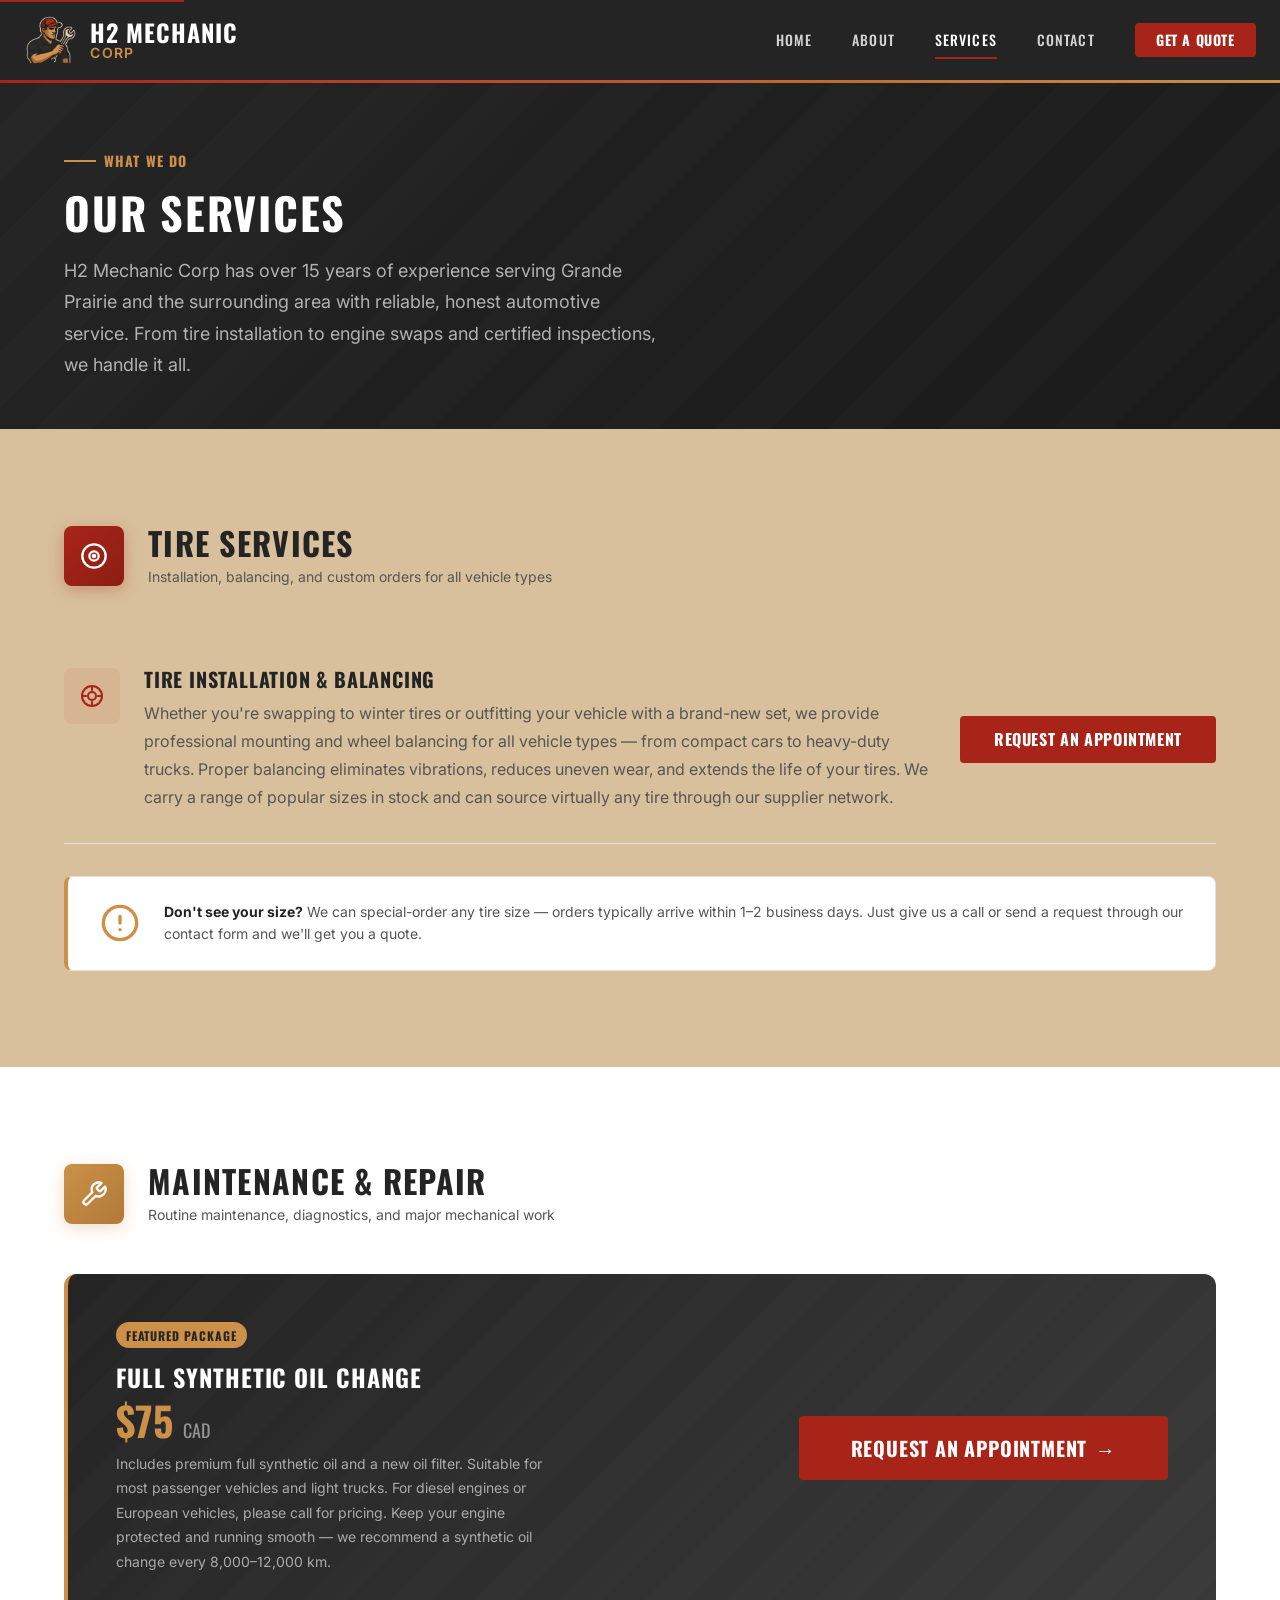
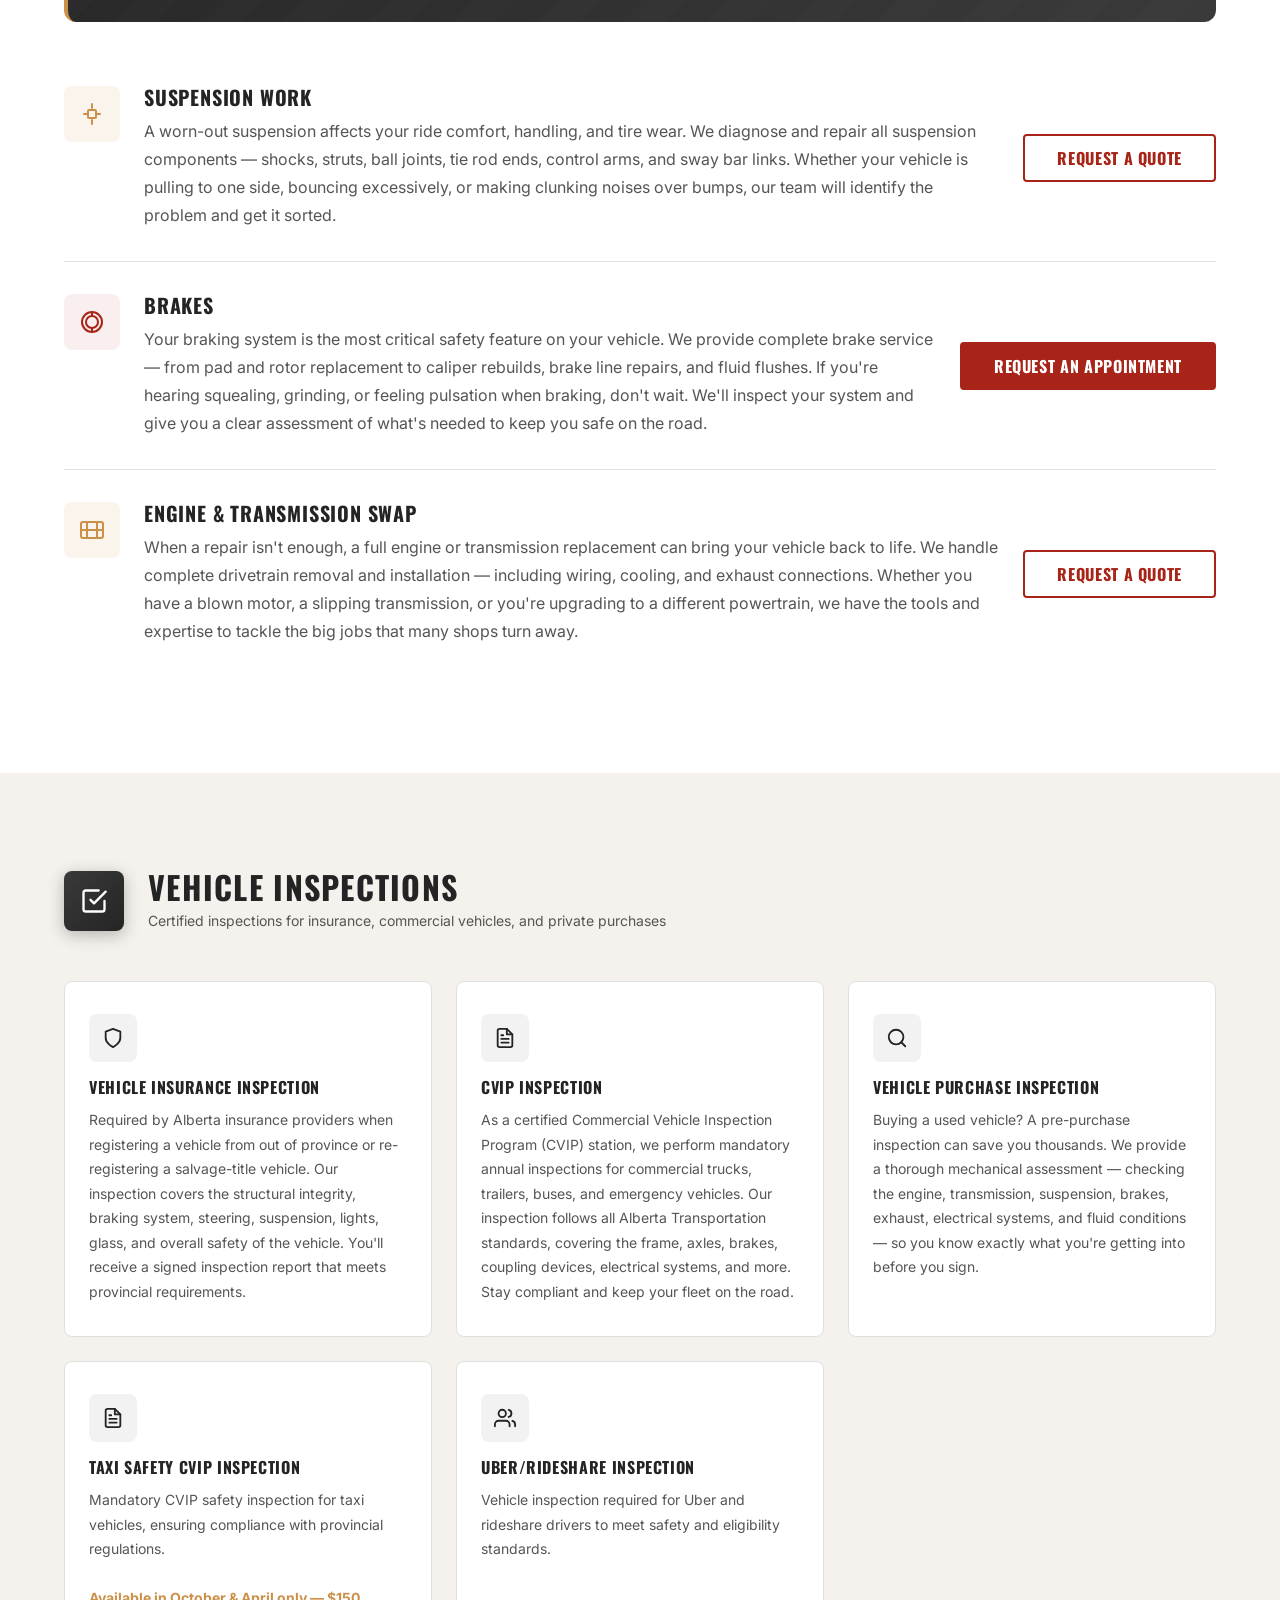
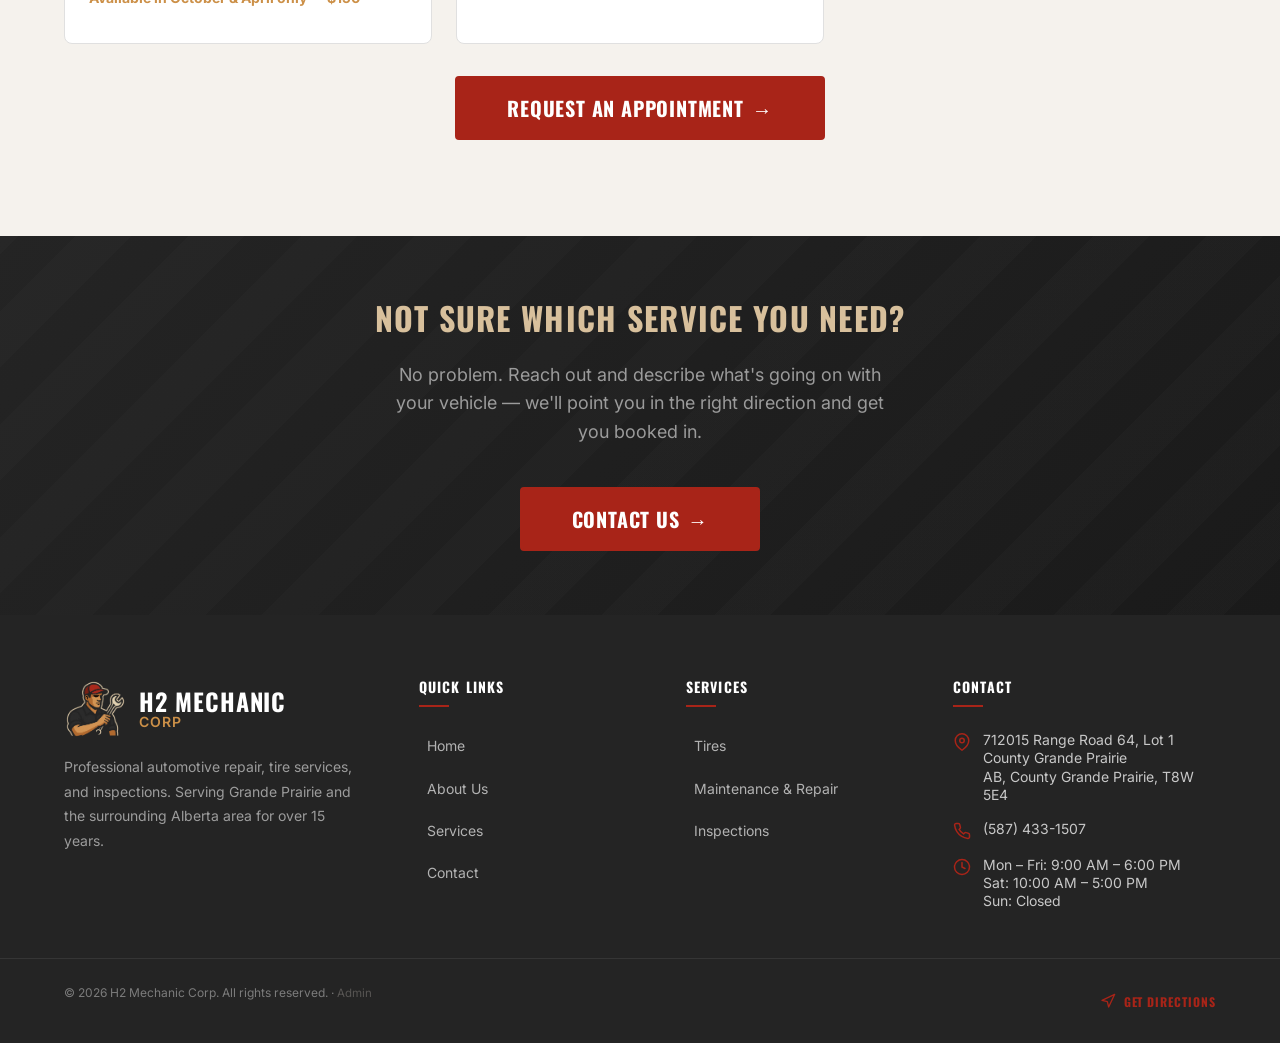
<file: services.html>
<!DOCTYPE html>
<html lang="en">
<head>
  <meta charset="UTF-8">
  <meta name="viewport" content="width=device-width, initial-scale=1.0">
  <title>Our Services | H2 Mechanic Corp</title>
  <meta name="description" content="Explore our full range of automotive services: tires, maintenance and repair, and vehicle inspections. H2 Mechanic Corp in Grande Prairie, AB.">

  <!-- Open Graph -->
  <meta property="og:title" content="Our Services | H2 Mechanic Corp">
  <meta property="og:description" content="Explore our full range of automotive services: tires, maintenance and repair, and vehicle inspections. H2 Mechanic Corp in Grande Prairie, AB.">
  <meta property="og:image" content="https://hennaneihab-svg.github.io/H2-mecanic-corp/assets/images/logo.png">
  <meta property="og:url" content="https://hennaneihab-svg.github.io/H2-mecanic-corp/services.html">
  <meta property="og:type" content="website">

  <!-- Favicon -->
  <link rel="icon" href="assets/images/logo.png" type="image/png">

  <!-- Google Fonts -->
  <link rel="preconnect" href="https://fonts.googleapis.com">
  <link rel="preconnect" href="https://fonts.gstatic.com" crossorigin>
  <link href="https://fonts.googleapis.com/css2?family=Inter:wght@400;500;600;700&family=Oswald:wght@400;500;600;700&display=swap" rel="stylesheet">

  <!-- Styles -->
  <link rel="stylesheet" href="css/main.css">
  <link rel="stylesheet" href="css/pages/services.css">
</head>
<body>
  <a href="#main-content" class="skip-link">Skip to main content</a>
  <div class="page-wrapper">

    <!-- ════════════════════════════════════════════════════════════════════════════════════════════════════
         NAVIGATION
         ════════════════════════════════════════════════════════════════════════════════════════════════════ -->
    <header class="nav" id="main-nav" role="banner">
      <div class="nav__inner">
        <a href="index.html" class="nav__logo" aria-label="H2 Mechanic Corp — Home">
          <img src="assets/images/logo.png" alt="H2 Mechanic Corp logo" class="nav__logo-img">
          <span class="nav__logo-text">
            <span class="nav__logo-name">H2 Mechanic</span>
            <span class="nav__logo-tagline">Corp</span>
          </span>
        </a>
        <button class="nav__toggle" id="nav-toggle" aria-label="Open menu" aria-expanded="false" aria-controls="nav-menu">
          <span class="nav__toggle-bar"></span>
          <span class="nav__toggle-bar"></span>
          <span class="nav__toggle-bar"></span>
        </button>
        <nav class="nav__menu" id="nav-menu" role="navigation" aria-label="Main navigation">
          <a href="index.html" class="nav__link">Home</a>
          <a href="about.html" class="nav__link">About</a>
          <a href="services.html" class="nav__link nav__link--active">Services</a>
          <a href="contact.html" class="nav__link">Contact</a>
          <span class="nav__cta">
            <a href="contact.html#quote" class="btn btn--primary btn--sm">Get a Quote</a>
          </span>
        </nav>
      </div>
      <div class="nav__overlay" id="nav-overlay" aria-hidden="true"></div>
    </header>


    <!-- ════════════════════════════════════════════════════════════════════════════════════════════════════
         MAIN CONTENT
         ════════════════════════════════════════════════════════════════════════════════════════════════════ -->
    <main id="main-content">

      <!-- ─────────────────────────────────────────────────────────────────────────────────────────────────
           PAGE HEADER
           ───────────────────────────────────────────────────────────────────────────────────────────────── -->
      <section class="page-hero">
        <div class="container">
          <div class="page-hero__inner">
            <p class="page-hero__label">
              <span class="page-hero__label-line" aria-hidden="true"></span>
              What We Do
            </p>
            <h1 class="page-hero__title">Our Services</h1>
            <p class="page-hero__desc">
              H2 Mechanic Corp has over 15 years of experience serving Grande Prairie and the surrounding area with reliable, honest automotive service. From tire installation to engine swaps and certified inspections, we handle it all.
            </p>
          </div>
        </div>
      </section>


      <!-- ─────────────────────────────────────────────────────────────────────────────────────────────────
           SECTION 1 — TIRE SERVICES
           ───────────────────────────────────────────────────────────────────────────────────────────────── -->
      <section class="section section--cream" id="tires">
        <div class="container">

          <!-- Section heading -->
          <div class="svc-section__header">
            <div class="svc-section__icon svc-section__icon--red">
              <svg viewBox="0 0 24 24" fill="none" stroke="currentColor" stroke-width="2" stroke-linecap="round" stroke-linejoin="round" aria-hidden="true">
                <circle cx="12" cy="12" r="10"></circle>
                <circle cx="12" cy="12" r="4"></circle>
                <circle cx="12" cy="12" r="1"></circle>
              </svg>
            </div>
            <div>
              <h2 class="svc-section__title">Tire Services</h2>
              <p class="svc-section__subtitle">Installation, balancing, and custom orders for all vehicle types</p>
            </div>
          </div>

          <!-- Tire Installation & Balancing -->
          <div class="svc-item">
            <div class="svc-item__icon">
              <svg viewBox="0 0 24 24" fill="none" stroke="currentColor" stroke-width="2" stroke-linecap="round" stroke-linejoin="round" aria-hidden="true">
                <circle cx="12" cy="12" r="10"></circle>
                <circle cx="12" cy="12" r="4"></circle>
                <line x1="12" y1="2" x2="12" y2="6"></line>
                <line x1="12" y1="18" x2="12" y2="22"></line>
                <line x1="2" y1="12" x2="6" y2="12"></line>
                <line x1="18" y1="12" x2="22" y2="12"></line>
              </svg>
            </div>
            <div class="svc-item__body">
              <h3 class="svc-item__title">Tire Installation & Balancing</h3>
              <p class="svc-item__desc">
                Whether you're swapping to winter tires or outfitting your vehicle with a brand-new set, we provide professional mounting and wheel balancing for all vehicle types — from compact cars to heavy-duty trucks. Proper balancing eliminates vibrations, reduces uneven wear, and extends the life of your tires. We carry a range of popular sizes in stock and can source virtually any tire through our supplier network.
              </p>
            </div>
            <div class="svc-item__action">
              <a href="contact.html" class="btn btn--primary">Request an Appointment</a>
            </div>
          </div>

          <!-- Special order highlight -->
          <div class="svc-highlight svc-highlight--tan">
            <svg class="svc-highlight__icon" viewBox="0 0 24 24" fill="none" stroke="currentColor" stroke-width="2" stroke-linecap="round" stroke-linejoin="round" aria-hidden="true">
              <circle cx="12" cy="12" r="10"></circle>
              <line x1="12" y1="8" x2="12" y2="12"></line>
              <line x1="12" y1="16" x2="12.01" y2="16"></line>
            </svg>
            <p class="svc-highlight__text">
              <strong>Don't see your size?</strong> We can special-order any tire size — orders typically arrive within 1–2 business days. Just give us a call or send a request through our contact form and we'll get you a quote.
            </p>
          </div>

        </div>
      </section>


      <!-- ─────────────────────────────────────────────────────────────────────────────────────────────────
           SECTION 2 — MAINTENANCE & REPAIR
           ───────────────────────────────────────────────────────────────────────────────────────────────── -->
      <section class="section" id="maintenance">
        <div class="container">

          <!-- Section heading -->
          <div class="svc-section__header">
            <div class="svc-section__icon svc-section__icon--tan">
              <svg viewBox="0 0 24 24" fill="none" stroke="currentColor" stroke-width="2" stroke-linecap="round" stroke-linejoin="round" aria-hidden="true">
                <path d="M14.7 6.3a1 1 0 0 0 0 1.4l1.6 1.6a1 1 0 0 0 1.4 0l3.77-3.77a6 6 0 0 1-7.94 7.94l-6.91 6.91a2.12 2.12 0 0 1-3-3l6.91-6.91a6 6 0 0 1 7.94-7.94l-3.76 3.76z"></path>
              </svg>
            </div>
            <div>
              <h2 class="svc-section__title">Maintenance & Repair</h2>
              <p class="svc-section__subtitle">Routine maintenance, diagnostics, and major mechanical work</p>
            </div>
          </div>

          <!-- Featured: Oil Change Package -->
          <div class="svc-featured">
            <div class="svc-featured__content">
              <span class="svc-featured__badge">Featured Package</span>
              <h3 class="svc-featured__title">Full Synthetic Oil Change</h3>
              <p class="svc-featured__price">$75 <span>CAD</span></p>
              <p class="svc-featured__desc">
                Includes premium full synthetic oil and a new oil filter. Suitable for most passenger vehicles and light trucks. For diesel engines or European vehicles, please call for pricing. Keep your engine protected and running smooth — we recommend a synthetic oil change every 8,000–12,000 km.
              </p>
            </div>
            <div class="svc-featured__action">
              <a href="contact.html" class="btn btn--primary btn--lg">
                Request an Appointment
                <span class="btn__icon" aria-hidden="true">→</span>
              </a>
            </div>
          </div>

          <!-- Suspension Work -->
          <div class="svc-item">
            <div class="svc-item__icon svc-item__icon--tan">
              <svg viewBox="0 0 24 24" fill="none" stroke="currentColor" stroke-width="2" stroke-linecap="round" stroke-linejoin="round" aria-hidden="true">
                <path d="M12 2v4"></path>
                <path d="M12 18v4"></path>
                <path d="M4 12h4"></path>
                <path d="M16 12h4"></path>
                <rect x="8" y="8" width="8" height="8" rx="1"></rect>
              </svg>
            </div>
            <div class="svc-item__body">
              <h3 class="svc-item__title">Suspension Work</h3>
              <p class="svc-item__desc">
                A worn-out suspension affects your ride comfort, handling, and tire wear. We diagnose and repair all suspension components — shocks, struts, ball joints, tie rod ends, control arms, and sway bar links. Whether your vehicle is pulling to one side, bouncing excessively, or making clunking noises over bumps, our team will identify the problem and get it sorted.
              </p>
            </div>
            <div class="svc-item__action">
              <a href="contact.html" class="btn btn--outline">Request a Quote</a>
            </div>
          </div>

          <!-- Brakes -->
          <div class="svc-item">
            <div class="svc-item__icon">
              <svg viewBox="0 0 24 24" fill="none" stroke="currentColor" stroke-width="2" stroke-linecap="round" stroke-linejoin="round" aria-hidden="true">
                <circle cx="12" cy="12" r="10"></circle>
                <circle cx="12" cy="12" r="6"></circle>
                <line x1="12" y1="2" x2="12" y2="6"></line>
                <line x1="12" y1="18" x2="12" y2="22"></line>
              </svg>
            </div>
            <div class="svc-item__body">
              <h3 class="svc-item__title">Brakes</h3>
              <p class="svc-item__desc">
                Your braking system is the most critical safety feature on your vehicle. We provide complete brake service — from pad and rotor replacement to caliper rebuilds, brake line repairs, and fluid flushes. If you're hearing squealing, grinding, or feeling pulsation when braking, don't wait. We'll inspect your system and give you a clear assessment of what's needed to keep you safe on the road.
              </p>
            </div>
            <div class="svc-item__action">
              <a href="contact.html" class="btn btn--primary">Request an Appointment</a>
            </div>
          </div>

          <!-- Engine & Transmission Swap -->
          <div class="svc-item">
            <div class="svc-item__icon svc-item__icon--tan">
              <svg viewBox="0 0 24 24" fill="none" stroke="currentColor" stroke-width="2" stroke-linecap="round" stroke-linejoin="round" aria-hidden="true">
                <rect x="1" y="4" width="22" height="16" rx="2" ry="2"></rect>
                <path d="M7 4v16"></path>
                <path d="M17 4v16"></path>
                <path d="M1 12h22"></path>
              </svg>
            </div>
            <div class="svc-item__body">
              <h3 class="svc-item__title">Engine & Transmission Swap</h3>
              <p class="svc-item__desc">
                When a repair isn't enough, a full engine or transmission replacement can bring your vehicle back to life. We handle complete drivetrain removal and installation — including wiring, cooling, and exhaust connections. Whether you have a blown motor, a slipping transmission, or you're upgrading to a different powertrain, we have the tools and expertise to tackle the big jobs that many shops turn away.
              </p>
            </div>
            <div class="svc-item__action">
              <a href="contact.html" class="btn btn--outline">Request a Quote</a>
            </div>
          </div>

        </div>
      </section>


      <!-- ─────────────────────────────────────────────────────────────────────────────────────────────────
           SECTION 3 — VEHICLE INSPECTIONS
           ───────────────────────────────────────────────────────────────────────────────────────────────── -->
      <section class="section section--offwhite" id="inspections">
        <div class="container">

          <!-- Section heading -->
          <div class="svc-section__header">
            <div class="svc-section__icon svc-section__icon--charcoal">
              <svg viewBox="0 0 24 24" fill="none" stroke="currentColor" stroke-width="2" stroke-linecap="round" stroke-linejoin="round" aria-hidden="true">
                <path d="M9 11l3 3L22 4"></path>
                <path d="M21 12v7a2 2 0 0 1-2 2H5a2 2 0 0 1-2-2V5a2 2 0 0 1 2-2h11"></path>
              </svg>
            </div>
            <div>
              <h2 class="svc-section__title">Vehicle Inspections</h2>
              <p class="svc-section__subtitle">Certified inspections for insurance, commercial vehicles, and private purchases</p>
            </div>
          </div>

          <!-- Inspection cards grid -->
          <div class="inspections-grid">

            <!-- Insurance Inspection -->
            <div class="inspection-card">
              <div class="inspection-card__icon">
                <svg viewBox="0 0 24 24" fill="none" stroke="currentColor" stroke-width="2" stroke-linecap="round" stroke-linejoin="round" aria-hidden="true">
                  <path d="M12 22s8-4 8-10V5l-8-3-8 3v7c0 6 8 10 8 10z"></path>
                </svg>
              </div>
              <h3 class="inspection-card__title">Vehicle Insurance Inspection</h3>
              <p class="inspection-card__desc">
                Required by Alberta insurance providers when registering a vehicle from out of province or re-registering a salvage-title vehicle. Our inspection covers the structural integrity, braking system, steering, suspension, lights, glass, and overall safety of the vehicle. You'll receive a signed inspection report that meets provincial requirements.
              </p>
            </div>

            <!-- CVIP Inspection -->
            <div class="inspection-card">
              <div class="inspection-card__icon">
                <svg viewBox="0 0 24 24" fill="none" stroke="currentColor" stroke-width="2" stroke-linecap="round" stroke-linejoin="round" aria-hidden="true">
                  <path d="M14 2H6a2 2 0 0 0-2 2v16a2 2 0 0 0 2 2h12a2 2 0 0 0 2-2V8z"></path>
                  <polyline points="14 2 14 8 20 8"></polyline>
                  <line x1="16" y1="13" x2="8" y2="13"></line>
                  <line x1="16" y1="17" x2="8" y2="17"></line>
                  <polyline points="10 9 9 9 8 9"></polyline>
                </svg>
              </div>
              <h3 class="inspection-card__title">CVIP Inspection</h3>
              <p class="inspection-card__desc">
                As a certified Commercial Vehicle Inspection Program (CVIP) station, we perform mandatory annual inspections for commercial trucks, trailers, buses, and emergency vehicles. Our inspection follows all Alberta Transportation standards, covering the frame, axles, brakes, coupling devices, electrical systems, and more. Stay compliant and keep your fleet on the road.
              </p>
            </div>

            <!-- Pre-Purchase Inspection -->
            <div class="inspection-card">
              <div class="inspection-card__icon">
                <svg viewBox="0 0 24 24" fill="none" stroke="currentColor" stroke-width="2" stroke-linecap="round" stroke-linejoin="round" aria-hidden="true">
                  <circle cx="11" cy="11" r="8"></circle>
                  <line x1="21" y1="21" x2="16.65" y2="16.65"></line>
                </svg>
              </div>
              <h3 class="inspection-card__title">Vehicle Purchase Inspection</h3>
              <p class="inspection-card__desc">
                Buying a used vehicle? A pre-purchase inspection can save you thousands. We provide a thorough mechanical assessment — checking the engine, transmission, suspension, brakes, exhaust, electrical systems, and fluid conditions — so you know exactly what you're getting into before you sign.
              </p>
            </div>

            <!-- Taxi Safety CVIP Inspection -->
            <div class="inspection-card">
              <div class="inspection-card__icon">
                <svg viewBox="0 0 24 24" fill="none" stroke="currentColor" stroke-width="2" stroke-linecap="round" stroke-linejoin="round" aria-hidden="true">
                  <path d="M14 2H6a2 2 0 0 0-2 2v16a2 2 0 0 0 2 2h12a2 2 0 0 0 2-2V8z"></path>
                  <polyline points="14 2 14 8 20 8"></polyline>
                  <line x1="16" y1="13" x2="8" y2="13"></line>
                  <line x1="16" y1="17" x2="8" y2="17"></line>
                  <polyline points="10 9 9 9 8 9"></polyline>
                </svg>
              </div>
              <h3 class="inspection-card__title">Taxi Safety CVIP Inspection</h3>
              <p class="inspection-card__desc">
                Mandatory CVIP safety inspection for taxi vehicles, ensuring compliance with provincial regulations.<br><br>
                <strong style="color: var(--color-tan);">Available in October & April only — $150</strong>
              </p>
            </div>

            <!-- Uber/Rideshare Inspection -->
            <div class="inspection-card">
              <div class="inspection-card__icon">
                <svg viewBox="0 0 24 24" fill="none" stroke="currentColor" stroke-width="2" stroke-linecap="round" stroke-linejoin="round" aria-hidden="true">
                  <path d="M17 21v-2a4 4 0 0 0-4-4H5a4 4 0 0 0-4 4v2"></path>
                  <circle cx="9" cy="7" r="4"></circle>
                  <path d="M23 21v-2a4 4 0 0 0-3-3.87"></path>
                  <path d="M16 3.13a4 4 0 0 1 0 7.75"></path>
                </svg>
              </div>
              <h3 class="inspection-card__title">Uber/Rideshare Inspection</h3>
              <p class="inspection-card__desc">
                Vehicle inspection required for Uber and rideshare drivers to meet safety and eligibility standards.
              </p>
            </div>

          </div>

          <!-- Shared CTA for inspections -->
          <div class="inspections-action">
            <a href="contact.html" class="btn btn--primary btn--lg">
              Request an Appointment
              <span class="btn__icon" aria-hidden="true">→</span>
            </a>
          </div>

        </div>
      </section>


      <!-- ─────────────────────────────────────────────────────────────────────────────────────────────────
           CLOSING CTA BANNER
           ───────────────────────────────────────────────────────────────────────────────────────────────── -->
      <section class="svc-cta-banner">
        <div class="container">
          <div class="svc-cta-banner__inner">
            <h2 class="svc-cta-banner__title">Not Sure Which Service You Need?</h2>
            <p class="svc-cta-banner__subtitle">
              No problem. Reach out and describe what's going on with your vehicle — we'll point you in the right direction and get you booked in.
            </p>
            <a href="contact.html" class="btn btn--primary btn--lg">
              Contact Us
              <span class="btn__icon" aria-hidden="true">→</span>
            </a>
          </div>
        </div>
      </section>

    </main>


    <!-- ════════════════════════════════════════════════════════════════════════════════════════════════════
         FOOTER
         ════════════════════════════════════════════════════════════════════════════════════════════════════ -->
    <footer class="footer" role="contentinfo">
      <div class="footer__top">
        <div class="container">
          <div class="footer__grid">
            <div class="footer__brand">
              <a href="index.html" class="footer__logo" aria-label="H2 Mechanic Corp — Home">
                <img src="assets/images/logo.png" alt="H2 Mechanic Corp logo" class="footer__logo-img" loading="lazy">
                <span class="footer__logo-text">
                  <span class="footer__logo-name">H2 Mechanic</span>
                  <span class="footer__logo-tagline">Corp</span>
                </span>
              </a>
              <p class="footer__tagline">Professional automotive repair, tire services, and inspections. Serving Grande Prairie and the surrounding Alberta area for over 15 years.</p>
            </div>
            <div>
              <h3 class="footer__heading">Quick Links</h3>
              <ul class="footer__links">
                <li><a href="index.html" class="footer__link"><span class="footer__link-arrow">→</span> Home</a></li>
                <li><a href="about.html" class="footer__link"><span class="footer__link-arrow">→</span> About Us</a></li>
                <li><a href="services.html" class="footer__link"><span class="footer__link-arrow">→</span> Services</a></li>
                <li><a href="contact.html" class="footer__link"><span class="footer__link-arrow">→</span> Contact</a></li>
              </ul>
            </div>
            <div>
              <h3 class="footer__heading">Services</h3>
              <ul class="footer__links">
                <li><a href="services.html#tires" class="footer__link"><span class="footer__link-arrow">→</span> Tires</a></li>
                <li><a href="services.html#maintenance" class="footer__link"><span class="footer__link-arrow">→</span> Maintenance & Repair</a></li>
                <li><a href="services.html#inspections" class="footer__link"><span class="footer__link-arrow">→</span> Inspections</a></li>
              </ul>
            </div>
            <div>
              <h3 class="footer__heading">Contact</h3>
              <ul class="footer__contact-list">
                <li class="footer__contact-item">
                  <svg class="footer__contact-icon" viewBox="0 0 24 24" fill="none" stroke="currentColor" stroke-width="2" stroke-linecap="round" stroke-linejoin="round" aria-hidden="true"><path d="M21 10c0 7-9 13-9 13s-9-6-9-13a9 9 0 0 1 18 0z"></path><circle cx="12" cy="10" r="3"></circle></svg>
                  <span class="footer__contact-text">712015 Range Road 64, Lot 1 County Grande Prairie<br>AB, County Grande Prairie, T8W 5E4</span>
                </li>
                <li class="footer__contact-item">
                  <svg class="footer__contact-icon" viewBox="0 0 24 24" fill="none" stroke="currentColor" stroke-width="2" stroke-linecap="round" stroke-linejoin="round" aria-hidden="true"><path d="M22 16.92v3a2 2 0 0 1-2.18 2 19.79 19.79 0 0 1-8.63-3.07 19.5 19.5 0 0 1-6-6 19.79 19.79 0 0 1-3.07-8.67A2 2 0 0 1 4.11 2h3a2 2 0 0 1 2 1.72c.127.96.361 1.903.7 2.81a2 2 0 0 1-.45 2.11L8.09 9.91a16 16 0 0 0 6 6l1.27-1.27a2 2 0 0 1 2.11-.45c.907.339 1.85.573 2.81.7A2 2 0 0 1 22 16.92z"></path></svg>
                  <span class="footer__contact-text"><a href="tel:+15874331507">(587) 433-1507</a></span>
                </li>
                <li class="footer__contact-item">
                  <svg class="footer__contact-icon" viewBox="0 0 24 24" fill="none" stroke="currentColor" stroke-width="2" stroke-linecap="round" stroke-linejoin="round" aria-hidden="true"><circle cx="12" cy="12" r="10"></circle><polyline points="12 6 12 12 16 14"></polyline></svg>
                  <span class="footer__contact-text">Mon – Fri: 9:00 AM – 6:00 PM<br>Sat: 10:00 AM – 5:00 PM<br>Sun: Closed</span>
                </li>
              </ul>
            </div>
          </div>
        </div>
      </div>
      <div class="container">
        <div class="footer__bottom">
          <p class="footer__copyright">&copy; 2026 H2 Mechanic Corp. All rights reserved. &middot; <a href="admin.html" style="color:rgba(242,237,228,0.25);font-size:0.72rem;text-decoration:none;transition:color 0.2s;" onmouseover="this.style.color='rgba(204,144,72,0.7)'" onmouseout="this.style.color='rgba(242,237,228,0.25)'">Admin</a></p>
          <a href="https://www.google.com/maps/dir/?api=1&destination=55.1486484,-118.8707658" class="footer__directions" target="_blank" rel="noopener noreferrer">
            <svg viewBox="0 0 24 24" fill="none" stroke="currentColor" stroke-width="2" stroke-linecap="round" stroke-linejoin="round" aria-hidden="true"><polygon points="3 11 22 2 13 21 11 13 3 11"></polygon></svg>
            Get Directions
          </a>
        </div>
      </div>
    </footer>

  </div>
  <script src="js/main.js"></script>
</body>
</html>
</file>
<file: css/main.css>
@import url('variables.css');
@import url('base.css');
@import url('components.css');
@import url('layout.css');
</file>
<file: css/pages/home.css>
.hero {
  position: relative;
  min-height: max(600px, 85vh);
  display: flex;
  align-items: center;
  overflow: hidden;
  margin-top: calc(-1 * var(--nav-height));
  padding-top: var(--nav-height);
}
.hero__bg {
  position: absolute;
  inset: 0;
  z-index: 0;
}
.hero__bg img {
  width: 100%;
  height: 100%;
  object-fit: cover;
  object-position: center 40%;
}
.hero__overlay {
  position: absolute;
  inset: 0;
  background: linear-gradient(
    135deg,
    rgba(17, 17, 17, 0.88) 0%,
    rgba(36, 36, 36, 0.72) 50%,
    rgba(36, 36, 36, 0.55) 100%
  );
  z-index: 1;
}
.hero::before {
  content: '';
  position: absolute;
  top: 0;
  left: 0;
  width: 5px;
  height: 100%;
  background: linear-gradient(
    180deg,
    var(--color-primary-red) 0%,
    var(--color-tan) 100%
  );
  z-index: 2;
}
.hero__content {
  position: relative;
  z-index: 2;
  max-width: 720px;
  padding: var(--space-4xl) 0;
}
.hero__label {
  display: inline-flex;
  align-items: center;
  gap: var(--space-xs);
  font-family: var(--font-heading);
  font-size: var(--fs-sm);
  font-weight: var(--fw-bold);
  letter-spacing: var(--ls-wider);
  text-transform: uppercase;
  color: var(--color-tan);
  margin-bottom: var(--space-lg);
}
.hero__label-line {
  display: inline-block;
  width: 32px;
  height: 2px;
  background-color: var(--color-tan);
}
.hero__title {
  font-size: clamp(2rem, 5vw, 3.5rem);
  line-height: var(--lh-tight);
  color: var(--color-white);
  margin-bottom: var(--space-lg);
}
.hero__title span {
  color: var(--color-primary-red);
}
.hero__subtitle {
  font-size: var(--fs-md);
  color: rgba(255, 255, 255, 0.75);
  line-height: var(--lh-relaxed);
  max-width: 560px;
  margin-bottom: var(--space-2xl);
}
.hero__actions {
  display: flex;
  flex-wrap: wrap;
  gap: var(--space-md);
}
.hero__badge {
  position: absolute;
  bottom: var(--space-3xl);
  right: var(--space-3xl);
  z-index: 2;
  background: rgba(36, 36, 36, 0.85);
  backdrop-filter: blur(12px);
  -webkit-backdrop-filter: blur(12px);
  border: 1px solid rgba(255, 255, 255, 0.08);
  border-left: 3px solid var(--color-primary-red);
  border-radius: var(--radius-md);
  padding: var(--space-lg) var(--space-xl);
  display: flex;
  align-items: center;
  gap: var(--space-lg);
}
.hero__badge-number {
  font-family: var(--font-heading);
  font-size: var(--fs-4xl);
  font-weight: var(--fw-bold);
  color: var(--color-primary-red);
  line-height: 1;
}
.hero__badge-text {
  font-size: var(--fs-sm);
  color: rgba(255, 255, 255, 0.7);
  line-height: var(--lh-snug);
  text-transform: uppercase;
  letter-spacing: var(--ls-wide);
  font-weight: var(--fw-medium);
}
@keyframes heroFadeUp {
  from {
    opacity: 0;
    transform: translateY(24px);
  }
  to {
    opacity: 1;
    transform: translateY(0);
  }
}
.hero__label,
.hero__title,
.hero__subtitle,
.hero__actions {
  animation: heroFadeUp 0.7s var(--ease-out) both;
}
.hero__label     { animation-delay: 0.1s; }
.hero__title     { animation-delay: 0.25s; }
.hero__subtitle  { animation-delay: 0.4s; }
.hero__actions   { animation-delay: 0.55s; }
.hero__badge {
  animation: heroFadeUp 0.7s var(--ease-out) 0.7s both;
}
@media (max-width: 900px) {
  .hero {
    min-height: max(500px, 70vh);
    margin-top: calc(-1 * var(--nav-height-mobile));
    padding-top: var(--nav-height-mobile);
  }
  .hero__badge {
    display: none;
  }
}
@media (max-width: 480px) {
  .hero__actions {
    flex-direction: column;
  }
  .hero__actions .btn {
    width: 100%;
  }
}
.trust-bar {
  background-color: var(--color-charcoal);
  border-top: 3px solid var(--color-primary-red);
  padding: var(--space-lg) 0;
  overflow: hidden;
}
.trust-bar__grid {
  display: flex;
  justify-content: center;
  flex-wrap: wrap;
  gap: var(--space-lg) var(--space-3xl);
}
.trust-bar__item {
  display: flex;
  align-items: center;
  gap: var(--space-sm);
  white-space: nowrap;
}
.trust-bar__icon {
  width: 24px;
  height: 24px;
  color: var(--color-tan);
  flex-shrink: 0;
}
.trust-bar__text {
  font-family: var(--font-heading);
  font-size: var(--fs-sm);
  font-weight: var(--fw-medium);
  letter-spacing: var(--ls-wide);
  text-transform: uppercase;
  color: rgba(255, 255, 255, 0.85);
}
@media (max-width: 640px) {
  .trust-bar__grid {
    gap: var(--space-md) var(--space-xl);
  }
  .trust-bar__text {
    font-size: var(--fs-xs);
  }
}
.services-preview__grid {
  display: grid;
  grid-template-columns: repeat(3, 1fr);
  gap: var(--space-lg);
  margin-bottom: var(--space-3xl);
}
.service-card {
  background-color: var(--color-white);
  border-radius: var(--radius-md);
  padding: var(--space-xl) var(--space-lg);
  text-align: center;
  border: 1px solid var(--color-border-light);
  transition: var(--transition-all);
  text-decoration: none;
  display: flex;
  flex-direction: column;
  align-items: center;
  position: relative;
  overflow: hidden;
}
.service-card::before {
  content: '';
  position: absolute;
  top: 0;
  left: 0;
  right: 0;
  height: 3px;
  background: var(--color-primary-red);
  transform: scaleX(0);
  transition: transform var(--duration-normal) var(--ease-default);
}
.service-card:hover {
  box-shadow: var(--shadow-lg);
  transform: translateY(-6px);
  border-color: transparent;
}
.service-card:hover::before {
  transform: scaleX(1);
}
.service-card__icon {
  width: 56px;
  height: 56px;
  border-radius: var(--radius-md);
  background-color: rgba(168, 36, 24, 0.07);
  color: var(--color-primary-red);
  display: flex;
  align-items: center;
  justify-content: center;
  margin-bottom: var(--space-md);
  transition: var(--transition-all);
}
.service-card:hover .service-card__icon {
  background-color: var(--color-primary-red);
  color: var(--color-white);
}
.service-card__icon svg {
  width: 26px;
  height: 26px;
}
.service-card__title {
  font-family: var(--font-heading);
  font-size: var(--fs-base);
  font-weight: var(--fw-bold);
  letter-spacing: var(--ls-wide);
  text-transform: uppercase;
  color: var(--color-charcoal);
  margin-bottom: var(--space-xs);
}
.service-card__desc {
  font-size: var(--fs-sm);
  color: var(--color-text-secondary);
  line-height: var(--lh-normal);
  margin-bottom: 0;
}
.service-card__arrow {
  margin-top: auto;
  padding-top: var(--space-md);
  color: var(--color-primary-red);
  font-family: var(--font-heading);
  font-size: var(--fs-xs);
  letter-spacing: var(--ls-wider);
  text-transform: uppercase;
  font-weight: var(--fw-bold);
  display: flex;
  align-items: center;
  gap: var(--space-2xs);
  opacity: 0;
  transform: translateY(8px);
  transition: var(--transition-all);
}
.service-card:hover .service-card__arrow {
  opacity: 1;
  transform: translateY(0);
}
.services-callout {
  background: linear-gradient(135deg, var(--color-charcoal) 0%, var(--color-charcoal-light) 100%);
  border-radius: var(--radius-md);
  padding: var(--space-xl) var(--space-2xl);
  display: flex;
  align-items: center;
  justify-content: space-between;
  gap: var(--space-xl);
  border-left: 4px solid var(--color-tan);
}
.services-callout__content {
  display: flex;
  align-items: center;
  gap: var(--space-lg);
}
.services-callout__icon {
  width: 48px;
  height: 48px;
  flex-shrink: 0;
  color: var(--color-tan);
}
.services-callout__title {
  font-family: var(--font-heading);
  font-size: var(--fs-xl);
  font-weight: var(--fw-bold);
  color: var(--color-white);
  text-transform: uppercase;
  letter-spacing: var(--ls-wide);
}
.services-callout__price {
  color: var(--color-tan);
}
.services-callout__note {
  font-family: var(--font-body);
  font-size: var(--fs-sm);
  font-weight: var(--fw-regular);
  color: rgba(255, 255, 255, 0.6);
  text-transform: none;
  letter-spacing: 0;
  margin-top: var(--space-2xs);
}
@media (max-width: 1024px) {
  .services-preview__grid {
    grid-template-columns: repeat(2, 1fr);
  }
}
@media (max-width: 640px) {
  .services-preview__grid {
    grid-template-columns: 1fr;
  }
  .services-callout {
    flex-direction: column;
    text-align: center;
    padding: var(--space-xl) var(--space-lg);
    border-left: none;
    border-top: 4px solid var(--color-tan);
  }
  .services-callout__content {
    flex-direction: column;
  }
}
.why-us__grid {
  display: grid;
  grid-template-columns: repeat(4, 1fr);
  gap: var(--space-xl);
}
.why-us-card {
  text-align: center;
  padding: var(--space-xl) var(--space-md);
}
.why-us-card__icon {
  width: 64px;
  height: 64px;
  border-radius: 50%;
  background: linear-gradient(135deg, rgba(168, 36, 24, 0.1) 0%, rgba(204, 144, 72, 0.08) 100%);
  color: var(--color-primary-red);
  display: flex;
  align-items: center;
  justify-content: center;
  margin: 0 auto var(--space-lg);
  transition: var(--transition-all);
}
.why-us-card:hover .why-us-card__icon {
  transform: scale(1.1);
  box-shadow: 0 8px 24px rgba(168, 36, 24, 0.2);
}
.why-us-card__icon svg {
  width: 28px;
  height: 28px;
}
.why-us-card__title {
  font-family: var(--font-heading);
  font-size: var(--fs-md);
  font-weight: var(--fw-bold);
  text-transform: uppercase;
  letter-spacing: var(--ls-wide);
  color: var(--color-charcoal);
  margin-bottom: var(--space-sm);
}
.why-us-card__text {
  font-size: var(--fs-sm);
  color: var(--color-text-secondary);
  line-height: var(--lh-relaxed);
}
.why-us__note {
  margin-top: var(--space-2xl);
  background-color: var(--color-white);
  border-radius: var(--radius-md);
  padding: var(--space-lg) var(--space-xl);
  display: flex;
  align-items: center;
  gap: var(--space-lg);
  border: 1px solid var(--color-border-light);
  border-left: 4px solid var(--color-primary-red);
  max-width: 700px;
  margin-left: auto;
  margin-right: auto;
}
.why-us__note-icon {
  flex-shrink: 0;
  width: 40px;
  height: 40px;
  color: var(--color-primary-red);
}
.why-us__note-text {
  font-size: var(--fs-sm);
  color: var(--color-text-secondary);
  line-height: var(--lh-normal);
}
.why-us__note-text strong {
  color: var(--color-charcoal);
}
@media (max-width: 1024px) {
  .why-us__grid {
    grid-template-columns: repeat(2, 1fr);
  }
}
@media (max-width: 480px) {
  .why-us__grid {
    grid-template-columns: 1fr;
  }
}
.cta-banner {
  background: linear-gradient(135deg, var(--color-charcoal) 0%, #1a1a1a 100%);
  padding: var(--space-3xl) 0;
  position: relative;
  overflow: hidden;
}
.cta-banner::before {
  content: '';
  position: absolute;
  inset: 0;
  background: repeating-linear-gradient(
    -45deg,
    transparent,
    transparent 40px,
    rgba(255, 255, 255, 0.015) 40px,
    rgba(255, 255, 255, 0.015) 80px
  );
}
.cta-banner__inner {
  position: relative;
  z-index: 1;
  display: flex;
  align-items: center;
  justify-content: center;
  flex-direction: column;
  text-align: center;
  gap: var(--space-lg);
}
.cta-banner__title {
  font-size: var(--fs-2xl);
  color: var(--color-cream);
  margin-bottom: 0;
}
.cta-banner__subtitle {
  font-size: var(--fs-md);
  color: rgba(255, 255, 255, 0.55);
  max-width: 500px;
}
.location__grid {
  display: grid;
  grid-template-columns: 1fr 1fr;
  gap: var(--space-2xl);
  align-items: center;
}
.location__info {
  display: flex;
  flex-direction: column;
  gap: var(--space-lg);
}
.location__address {
  display: flex;
  align-items: flex-start;
  gap: var(--space-md);
  font-size: var(--fs-md);
  color: var(--color-text-secondary);
  line-height: var(--lh-relaxed);
}
.location__address-icon {
  flex-shrink: 0;
  width: 24px;
  height: 24px;
  color: var(--color-primary-red);
  margin-top: 4px;
}
.location__hours {
  display: flex;
  align-items: flex-start;
  gap: var(--space-md);
  font-size: var(--fs-base);
  color: var(--color-text-secondary);
  line-height: var(--lh-relaxed);
}
.location__hours-icon {
  flex-shrink: 0;
  width: 24px;
  height: 24px;
  color: var(--color-primary-red);
  margin-top: 4px;
}
.location__actions {
  display: flex;
  gap: var(--space-md);
  margin-top: var(--space-sm);
}
.location__map {
  border-radius: var(--radius-lg);
  overflow: hidden;
  background-color: var(--color-cream);
  min-height: 320px;
  display: flex;
  align-items: center;
  justify-content: center;
  border: 1px solid var(--color-border-light);
  position: relative;
}
.location__map-placeholder {
  display: flex;
  flex-direction: column;
  align-items: center;
  gap: var(--space-md);
  color: var(--color-text-secondary);
  text-align: center;
  padding: var(--space-xl);
}
.location__map-placeholder svg {
  width: 48px;
  height: 48px;
  color: var(--color-tan);
  opacity: 0.6;
}
.location__map-placeholder span {
  font-size: var(--fs-sm);
  font-style: italic;
}
@media (max-width: 768px) {
  .location__grid {
    grid-template-columns: 1fr;
  }
  .location__map {
    min-height: 250px;
  }
  .location__actions {
    flex-direction: column;
  }
  .location__actions .btn {
    width: 100%;
  }
}
</file>
<file: css/pages/about.css>
.exp-highlight {
  background: linear-gradient(135deg, var(--color-charcoal) 0%, var(--color-charcoal-light) 100%);
  border-radius: var(--radius-lg);
  padding: var(--space-3xl) var(--space-2xl);
  text-align: center;
  position: relative;
  overflow: hidden;
  border-left: 4px solid var(--color-primary-red);
}
.exp-highlight::before {
  content: '';
  position: absolute;
  inset: 0;
  background: repeating-linear-gradient(
    -45deg,
    transparent,
    transparent 30px,
    rgba(255, 255, 255, 0.012) 30px,
    rgba(255, 255, 255, 0.012) 60px
  );
  pointer-events: none;
}
.exp-highlight__inner {
  position: relative;
  z-index: 1;
}
.exp-highlight__number {
  font-family: var(--font-heading);
  font-size: clamp(3.5rem, 8vw, 6rem);
  font-weight: var(--fw-bold);
  color: var(--color-primary-red);
  line-height: 1;
  letter-spacing: var(--ls-tight);
  margin-bottom: var(--space-sm);
}
.exp-highlight__title {
  font-family: var(--font-heading);
  font-size: var(--fs-xl);
  font-weight: var(--fw-bold);
  text-transform: uppercase;
  letter-spacing: var(--ls-wider);
  color: var(--color-white);
  margin-bottom: var(--space-md);
}
.exp-highlight__desc {
  font-size: var(--fs-md);
  color: rgba(255, 255, 255, 0.55);
  line-height: var(--lh-relaxed);
  max-width: 520px;
  margin: 0 auto;
}
.values-grid {
  display: grid;
  grid-template-columns: repeat(4, 1fr);
  gap: var(--space-lg);
}
.value-card {
  background-color: var(--color-white);
  border-radius: var(--radius-md);
  padding: var(--space-xl) var(--space-lg);
  text-align: center;
  border: 1px solid var(--color-border-light);
  transition: var(--transition-all);
  position: relative;
  overflow: hidden;
}
.value-card::before {
  content: '';
  position: absolute;
  top: 0;
  left: 0;
  right: 0;
  height: 3px;
  background: var(--color-primary-red);
  transform: scaleX(0);
  transition: transform var(--duration-normal) var(--ease-default);
}
.value-card:hover {
  box-shadow: var(--shadow-lg);
  transform: translateY(-4px);
  border-color: transparent;
}
.value-card:hover::before {
  transform: scaleX(1);
}
.value-card__icon {
  width: 60px;
  height: 60px;
  border-radius: 50%;
  background: linear-gradient(135deg, rgba(168, 36, 24, 0.1) 0%, rgba(204, 144, 72, 0.08) 100%);
  color: var(--color-primary-red);
  display: flex;
  align-items: center;
  justify-content: center;
  margin: 0 auto var(--space-lg);
  transition: var(--transition-all);
}
.value-card:hover .value-card__icon {
  transform: scale(1.1);
  box-shadow: 0 6px 20px rgba(168, 36, 24, 0.2);
}
.value-card__icon svg {
  width: 26px;
  height: 26px;
}
.value-card__title {
  font-family: var(--font-heading);
  font-size: var(--fs-base);
  font-weight: var(--fw-bold);
  text-transform: uppercase;
  letter-spacing: var(--ls-wide);
  color: var(--color-charcoal);
  margin-bottom: var(--space-sm);
}
.value-card__text {
  font-size: var(--fs-sm);
  color: var(--color-text-secondary);
  line-height: var(--lh-relaxed);
}
@media (max-width: 1024px) {
  .values-grid {
    grid-template-columns: repeat(2, 1fr);
  }
}
@media (max-width: 480px) {
  .values-grid {
    grid-template-columns: 1fr;
  }
}
.apart-grid {
  display: grid;
  grid-template-columns: 1fr 1fr;
  gap: var(--space-lg);
  max-width: 900px;
  margin: 0 auto;
}
.apart-item {
  display: flex;
  align-items: flex-start;
  gap: var(--space-md);
  padding: var(--space-lg);
  background-color: var(--color-white);
  border-radius: var(--radius-md);
  border: 1px solid var(--color-border-light);
  transition: var(--transition-all);
}
.apart-item:hover {
  box-shadow: var(--shadow-md);
  border-color: var(--color-cream-dark);
}
.apart-item__check {
  flex-shrink: 0;
  width: 28px;
  height: 28px;
  border-radius: 50%;
  background-color: rgba(168, 36, 24, 0.08);
  color: var(--color-primary-red);
  display: flex;
  align-items: center;
  justify-content: center;
  margin-top: 2px;
}
.apart-item__check svg {
  width: 14px;
  height: 14px;
}
.apart-item__text {
  font-size: var(--fs-base);
  color: var(--color-text-secondary);
  line-height: var(--lh-normal);
}
.apart-item__text strong {
  color: var(--color-charcoal);
  display: block;
  margin-bottom: var(--space-2xs);
}
@media (max-width: 640px) {
  .apart-grid {
    grid-template-columns: 1fr;
  }
}
.team-grid {
  display: grid;
  grid-template-columns: repeat(3, 1fr);
  gap: var(--space-xl);
  max-width: 960px;
  margin: 0 auto;
}
.team-card {
  background-color: var(--color-white);
  border-radius: var(--radius-md);
  overflow: hidden;
  border: 1px solid var(--color-border-light);
  text-align: center;
  transition: var(--transition-all);
}
.team-card:hover {
  box-shadow: var(--shadow-lg);
  transform: translateY(-4px);
  border-color: transparent;
}
.team-card__image-wrap {
  position: relative;
  overflow: hidden;
  aspect-ratio: 1 / 1;
}
.team-card__image {
  width: 100%;
  height: 100%;
  object-fit: cover;
  transition: transform var(--duration-slow) var(--ease-default);
}
.team-card:hover .team-card__image {
  transform: scale(1.05);
}
.team-card__placeholder-badge {
  position: absolute;
  top: var(--space-sm);
  right: var(--space-sm);
  font-family: var(--font-heading);
  font-size: 0.625rem;
  font-weight: var(--fw-bold);
  letter-spacing: var(--ls-wider);
  text-transform: uppercase;
  background-color: var(--color-tan);
  color: var(--color-charcoal);
  padding: 0.25em 0.6em;
  border-radius: var(--radius-sm);
  line-height: 1;
}
.team-card__body {
  padding: var(--space-lg);
}
.team-card__name {
  font-family: var(--font-heading);
  font-size: var(--fs-lg);
  font-weight: var(--fw-bold);
  text-transform: uppercase;
  letter-spacing: var(--ls-wide);
  color: var(--color-charcoal);
  margin-bottom: var(--space-2xs);
}
.team-card__role {
  font-family: var(--font-heading);
  font-size: var(--fs-xs);
  font-weight: var(--fw-bold);
  text-transform: uppercase;
  letter-spacing: var(--ls-wider);
  color: var(--color-primary-red);
  margin-bottom: var(--space-sm);
}
.team-card__bio {
  font-size: var(--fs-sm);
  color: var(--color-text-secondary);
  line-height: var(--lh-relaxed);
}
.team-notice {
  text-align: center;
  margin-top: var(--space-xl);
  font-size: var(--fs-sm);
  color: var(--color-text-secondary);
  font-style: italic;
  padding: var(--space-md) var(--space-lg);
  background-color: var(--color-cream-light);
  border-radius: var(--radius-md);
  border: 1px dashed var(--color-cream-dark);
  max-width: 500px;
  margin-left: auto;
  margin-right: auto;
}
@media (max-width: 768px) {
  .team-grid {
    grid-template-columns: 1fr;
    max-width: 360px;
  }
}
.about-cta {
  background: linear-gradient(135deg, var(--color-charcoal) 0%, #1a1a1a 100%);
  padding: var(--space-3xl) 0;
  position: relative;
  overflow: hidden;
}
.about-cta::before {
  content: '';
  position: absolute;
  inset: 0;
  background: repeating-linear-gradient(
    -45deg,
    transparent,
    transparent 40px,
    rgba(255, 255, 255, 0.015) 40px,
    rgba(255, 255, 255, 0.015) 80px
  );
}
.about-cta__inner {
  position: relative;
  z-index: 1;
  display: flex;
  align-items: center;
  justify-content: center;
  flex-direction: column;
  text-align: center;
  gap: var(--space-lg);
}
.about-cta__title {
  font-size: var(--fs-2xl);
  color: var(--color-cream);
  margin-bottom: 0;
}
.about-cta__subtitle {
  font-size: var(--fs-md);
  color: rgba(255, 255, 255, 0.55);
  max-width: 500px;
}
</file>
<file: css/pages/services.css>
.svc-section__header {
  display: flex;
  align-items: center;
  gap: var(--space-lg);
  margin-bottom: var(--space-2xl);
}
.svc-section__icon {
  flex-shrink: 0;
  width: 60px;
  height: 60px;
  border-radius: var(--radius-md);
  display: flex;
  align-items: center;
  justify-content: center;
  color: var(--color-white);
}
.svc-section__icon svg {
  width: 28px;
  height: 28px;
}
.svc-section__icon--red {
  background: linear-gradient(135deg, var(--color-primary-red) 0%, var(--color-primary-red-dark) 100%);
  box-shadow: 0 4px 16px rgba(168, 36, 24, 0.3);
}
.svc-section__icon--tan {
  background: linear-gradient(135deg, var(--color-tan) 0%, var(--color-tan-dark) 100%);
  box-shadow: 0 4px 16px rgba(204, 144, 72, 0.3);
}
.svc-section__icon--charcoal {
  background: linear-gradient(135deg, var(--color-charcoal-light) 0%, var(--color-charcoal) 100%);
  box-shadow: 0 4px 16px rgba(36, 36, 36, 0.3);
}
.svc-section__title {
  font-size: var(--fs-2xl);
  margin-bottom: var(--space-2xs);
}
.svc-section__subtitle {
  font-size: var(--fs-sm);
  color: var(--color-text-secondary);
  font-weight: var(--fw-regular);
  text-transform: none;
  letter-spacing: 0;
}
.svc-section__divider {
  width: 100%;
  height: 1px;
  background: var(--color-border-light);
  border: none;
  margin: 0;
}
.svc-item {
  display: grid;
  grid-template-columns: 56px 1fr auto;
  gap: var(--space-lg);
  align-items: start;
  padding: var(--space-xl) 0;
  border-bottom: 1px solid var(--color-border-light);
}
.svc-item:last-child {
  border-bottom: none;
}
.svc-item__icon {
  width: 56px;
  height: 56px;
  border-radius: var(--radius-md);
  background-color: rgba(168, 36, 24, 0.07);
  color: var(--color-primary-red);
  display: flex;
  align-items: center;
  justify-content: center;
  flex-shrink: 0;
  transition: var(--transition-all);
}
.svc-item__icon svg {
  width: 24px;
  height: 24px;
}
.svc-item__icon--tan {
  background-color: rgba(204, 144, 72, 0.1);
  color: var(--color-tan);
}
.svc-item__body {
  min-width: 0;
}
.svc-item__title {
  font-family: var(--font-heading);
  font-size: var(--fs-lg);
  font-weight: var(--fw-bold);
  text-transform: uppercase;
  letter-spacing: var(--ls-wide);
  color: var(--color-charcoal);
  margin-bottom: var(--space-xs);
}
.svc-item__desc {
  font-size: var(--fs-base);
  color: var(--color-text-secondary);
  line-height: var(--lh-relaxed);
  margin-bottom: 0;
}
.svc-item__action {
  align-self: center;
  flex-shrink: 0;
}
@media (max-width: 768px) {
  .svc-item {
    grid-template-columns: 1fr;
    gap: var(--space-md);
  }
  .svc-item__icon {
    width: 48px;
    height: 48px;
  }
  .svc-item__action {
    justify-self: start;
  }
}
.svc-featured {
  background: linear-gradient(135deg, var(--color-charcoal) 0%, var(--color-charcoal-light) 100%);
  border-radius: var(--radius-lg);
  padding: var(--space-2xl);
  display: grid;
  grid-template-columns: 1fr auto;
  gap: var(--space-xl);
  align-items: center;
  margin-bottom: var(--space-xl);
  position: relative;
  overflow: hidden;
  border-left: 4px solid var(--color-tan);
}
.svc-featured::before {
  content: '';
  position: absolute;
  inset: 0;
  background: repeating-linear-gradient(
    -45deg,
    transparent,
    transparent 30px,
    rgba(255, 255, 255, 0.012) 30px,
    rgba(255, 255, 255, 0.012) 60px
  );
  pointer-events: none;
}
.svc-featured__content {
  position: relative;
  z-index: 1;
}
.svc-featured__badge {
  display: inline-block;
  font-family: var(--font-heading);
  font-size: var(--fs-xs);
  font-weight: var(--fw-bold);
  letter-spacing: var(--ls-wider);
  text-transform: uppercase;
  color: var(--color-charcoal);
  background-color: var(--color-tan);
  padding: 0.3em 0.8em;
  border-radius: var(--radius-full);
  margin-bottom: var(--space-md);
}
.svc-featured__title {
  font-family: var(--font-heading);
  font-size: var(--fs-xl);
  font-weight: var(--fw-bold);
  text-transform: uppercase;
  letter-spacing: var(--ls-wide);
  color: var(--color-white);
  margin-bottom: var(--space-xs);
}
.svc-featured__price {
  font-family: var(--font-heading);
  font-size: var(--fs-3xl);
  font-weight: var(--fw-bold);
  color: var(--color-tan);
  line-height: 1;
  margin-bottom: var(--space-sm);
}
.svc-featured__price span {
  font-size: var(--fs-md);
  color: rgba(255, 255, 255, 0.5);
  font-weight: var(--fw-regular);
  text-transform: none;
  letter-spacing: 0;
}
.svc-featured__desc {
  font-size: var(--fs-sm);
  color: rgba(255, 255, 255, 0.6);
  line-height: var(--lh-relaxed);
  max-width: 440px;
}
.svc-featured__action {
  position: relative;
  z-index: 1;
  flex-shrink: 0;
}
@media (max-width: 768px) {
  .svc-featured {
    grid-template-columns: 1fr;
    padding: var(--space-xl);
  }
}
.svc-highlight {
  background-color: var(--color-white);
  border-radius: var(--radius-md);
  padding: var(--space-lg) var(--space-xl);
  display: flex;
  align-items: center;
  gap: var(--space-lg);
  border: 1px solid var(--color-border-light);
  border-left: 4px solid var(--color-primary-red);
  margin-top: var(--space-xl);
}
.svc-highlight--tan {
  border-left-color: var(--color-tan);
}
.svc-highlight--cream {
  background-color: var(--color-cream-light);
  border-color: var(--color-cream-dark);
  border-left-color: var(--color-tan);
}
.svc-highlight__icon {
  flex-shrink: 0;
  width: 40px;
  height: 40px;
  color: var(--color-primary-red);
}
.svc-highlight--tan .svc-highlight__icon {
  color: var(--color-tan);
}
.svc-highlight__text {
  font-size: var(--fs-sm);
  color: var(--color-text-secondary);
  line-height: var(--lh-normal);
  flex: 1;
}
.svc-highlight__text strong {
  color: var(--color-charcoal);
}
@media (max-width: 640px) {
  .svc-highlight {
    flex-direction: column;
    text-align: center;
    padding: var(--space-lg);
  }
}
.inspections-grid {
  display: grid;
  grid-template-columns: repeat(3, 1fr);
  gap: var(--space-lg);
  margin-bottom: var(--space-xl);
}
.inspection-card {
  background-color: var(--color-white);
  border-radius: var(--radius-md);
  padding: var(--space-xl) var(--space-lg);
  border: 1px solid var(--color-border-light);
  transition: var(--transition-all);
  position: relative;
  overflow: hidden;
}
.inspection-card::before {
  content: '';
  position: absolute;
  top: 0;
  left: 0;
  right: 0;
  height: 3px;
  background: var(--color-charcoal);
  transform: scaleX(0);
  transition: transform var(--duration-normal) var(--ease-default);
}
.inspection-card:hover {
  box-shadow: var(--shadow-lg);
  transform: translateY(-4px);
  border-color: transparent;
}
.inspection-card:hover::before {
  transform: scaleX(1);
}
.inspection-card__icon {
  width: 48px;
  height: 48px;
  border-radius: var(--radius-md);
  background-color: rgba(36, 36, 36, 0.06);
  color: var(--color-charcoal);
  display: flex;
  align-items: center;
  justify-content: center;
  margin-bottom: var(--space-md);
  transition: var(--transition-all);
}
.inspection-card:hover .inspection-card__icon {
  background-color: var(--color-charcoal);
  color: var(--color-white);
}
.inspection-card__icon svg {
  width: 22px;
  height: 22px;
}
.inspection-card__title {
  font-family: var(--font-heading);
  font-size: var(--fs-base);
  font-weight: var(--fw-bold);
  text-transform: uppercase;
  letter-spacing: var(--ls-wide);
  color: var(--color-charcoal);
  margin-bottom: var(--space-sm);
}
.inspection-card__desc {
  font-size: var(--fs-sm);
  color: var(--color-text-secondary);
  line-height: var(--lh-relaxed);
}
.inspections-action {
  text-align: center;
}
@media (max-width: 768px) {
  .inspections-grid {
    grid-template-columns: 1fr;
  }
}
.svc-section-cta {
  margin-top: var(--space-xl);
}
.svc-cta-banner {
  background: linear-gradient(135deg, var(--color-charcoal) 0%, #1a1a1a 100%);
  padding: var(--space-3xl) 0;
  position: relative;
  overflow: hidden;
}
.svc-cta-banner::before {
  content: '';
  position: absolute;
  inset: 0;
  background: repeating-linear-gradient(
    -45deg,
    transparent,
    transparent 40px,
    rgba(255, 255, 255, 0.015) 40px,
    rgba(255, 255, 255, 0.015) 80px
  );
}
.svc-cta-banner__inner {
  position: relative;
  z-index: 1;
  display: flex;
  align-items: center;
  justify-content: center;
  flex-direction: column;
  text-align: center;
  gap: var(--space-lg);
}
.svc-cta-banner__title {
  font-size: var(--fs-2xl);
  color: var(--color-cream);
  margin-bottom: 0;
}
.svc-cta-banner__subtitle {
  font-size: var(--fs-md);
  color: rgba(255, 255, 255, 0.55);
  max-width: 500px;
}
</file>
